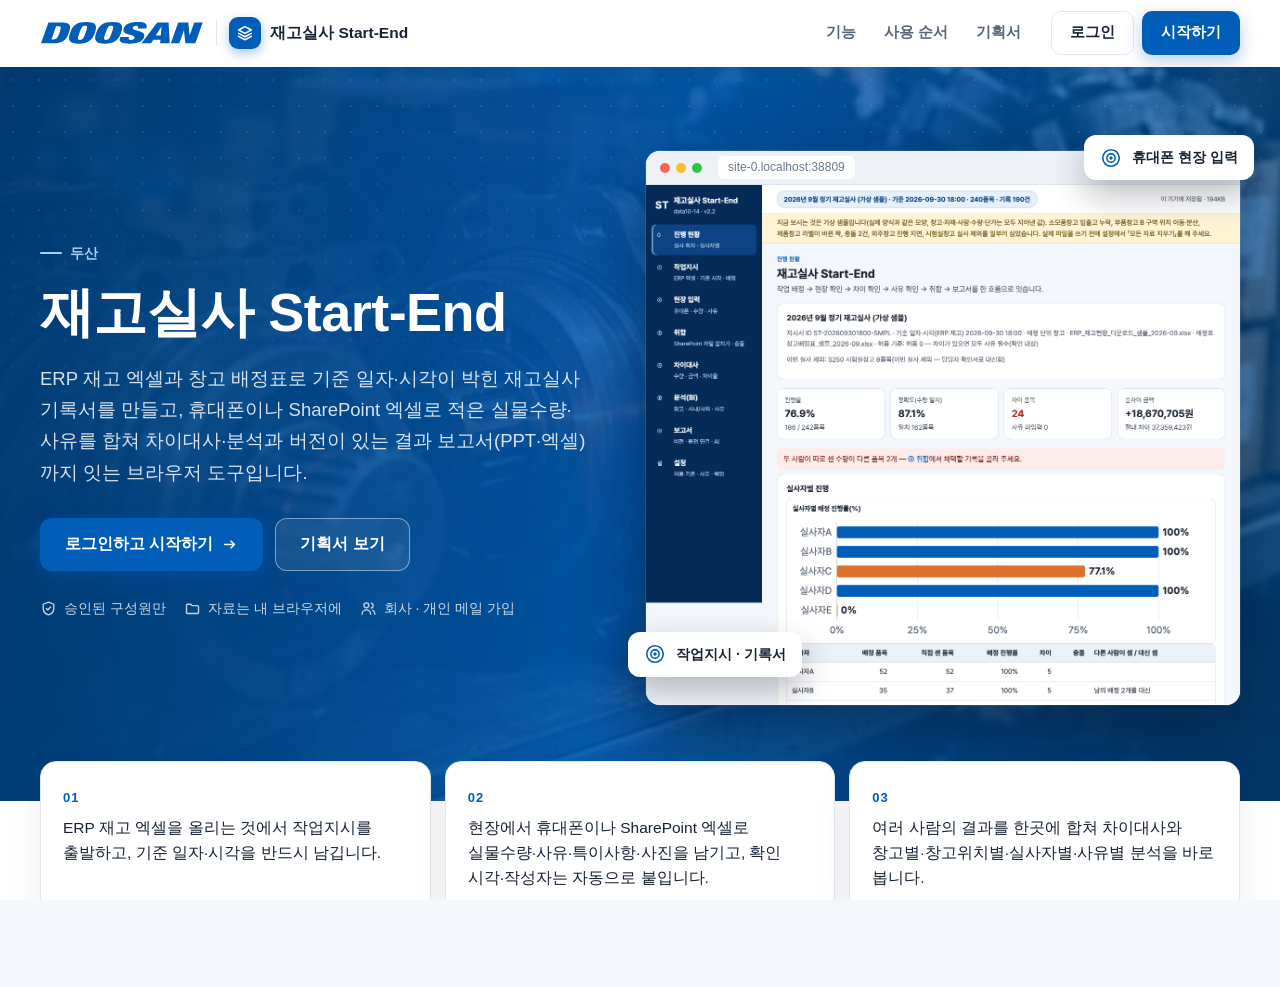
<file: index.html>
<!doctype html>
<html lang="ko">
<head>
  <meta charset="utf-8">
  <meta name="viewport" content="width=device-width, initial-scale=1">
  <title>재고실사 Start-End — v2.2</title>
  <!-- seo-kit: 공유 미리보기 · 아이콘(주소를 옮기면 아래 주소 3곳을 내 주소로) -->
  <link rel="canonical" href="https://miran.jobability.co.kr/">
  <meta property="og:type" content="website">
  <meta property="og:site_name" content="두산">
  <meta property="og:title" content="두산 · 재고실사 Start-End">
  <meta property="og:description" content="ERP 재고 엑셀과 창고 배정표로 기준 일자·시각이 박힌 재고실사 기록서를 만들고, 휴대폰이나 SharePoint 엑셀로 적은 실물수량·사유를 합쳐 차이대사·분석과 버전이 있는 결과 보고서(PPT·엑셀)까지 잇는 브라우저 도구입니다.">
  <meta property="og:url" content="https://miran.jobability.co.kr/">
  <meta property="og:image" content="https://miran.jobability.co.kr/og-image.png">
  <meta property="og:image:secure_url" content="https://miran.jobability.co.kr/og-image.png">
  <meta property="og:image:type" content="image/png">
  <meta property="og:image:width" content="1200">
  <meta property="og:image:height" content="630">
  <meta property="og:image:alt" content="두산 · 재고실사 Start-End">
  <meta property="og:locale" content="ko_KR">
  <meta name="twitter:card" content="summary_large_image">
  <meta name="twitter:title" content="두산 · 재고실사 Start-End">
  <meta name="twitter:description" content="ERP 재고 엑셀과 창고 배정표로 기준 일자·시각이 박힌 재고실사 기록서를 만들고, 휴대폰이나 SharePoint 엑셀로 적은 실물수량·사유를 합쳐 차이대사·분석과 버전이 있는 결과 보고서(PPT·엑셀)까지 잇는 브라우저 도구입니다.">
  <meta name="twitter:image" content="https://miran.jobability.co.kr/og-image.png">
  <link rel="icon" href="favicon.svg" type="image/svg+xml">
  <!-- /seo-kit -->
  <meta name="description" content="ERP 재고 엑셀과 창고 배정표로 기준 일자·시각이 박힌 재고실사 기록서(SharePoint 취합 파일)를 만들고, 휴대폰이나 엑셀로 실물수량·사유를 적고, 여러 사람의 결과를 합쳐 차이대사·창고별·사내/사외별 분석과 버전이 있는 결과 보고서를 만드는 브라우저 도구">
  <meta name="robots" content="noindex">
  <meta name="theme-color" content="#0f2544">
  <!-- fresh-guard v3 (2026-10-21) — 배포 직후에도 강력 새로고침 없이 새 화면을 보이게 한다.
       GitHub Pages 는 HTML 을 max-age=600 으로 준다. 브라우저도, GitHub 앞단 캐시(Fastly)도 그동안 옛 HTML 을 줄 수 있다
       (Cloudflare 는 HTML 을 캐시하지 않는다 — cf-cache-status: DYNAMIC 실측).
       여기서 하는 일: 지금 화면의 Last-Modified(document.lastModified)와 서버의 최신 값(HEAD)을 비교해,
       서버 쪽이 새로우면 「?_fg=<판>」을 붙인 주소로 한 번 옮겨 간다. 질의가 붙은 주소는 브라우저 캐시에도 Fastly 캐시에도
       없어 반드시 새 판이 온다(실측 x-cache: MISS). 붙은 _fg 는 새 화면이 뜨자마자 주소창에서 지운다. 같은 판으로 두 번 돌지 않는다.
       v2: 열 때만이 아니라 앱 안 메뉴 이동(pushState·hashchange·popstate) 때도 15초에 한 번까지 다시 잰다(열어 둔 탭).
       v3: location.reload() 대신 질의 붙은 주소로 — reload 가 Fastly 에 남은 옛 판을 다시 받아 멈추던 것(10-21 build-data 강의안).
       탭 전환·포커스로는 옮기지 않는다(입력 유실). ETag 는 Cloudflare 가 지워서 쓸 수 없다. 원본: dreamit-1000/scripts/fresh-guard/guard.html -->
  <script>(function(){try{var L=location,P='_fg',h=window.history,q=L.search;if(L.protocol==='file:')return;if(/[?&]_fg=/.test(q)&&h&&h.replaceState){q=q.replace(/([?&])_fg=[^&]*&?/,'$1').replace(/[?&]$/,'');h.replaceState(h.state,'',L.pathname+q+L.hash);}var d=Date.parse(document.lastModified),u=L.pathname+L.search,k='__fresh_guard',t=0;if(!d||!window.fetch||!window.sessionStorage)return;var g=function(s,v){return s+(s.indexOf('?')<0?'?':'&')+P+'='+v;};var c=function(){var n=Date.now();if(n-t<15000)return;t=n;fetch(g(u,n),{method:'HEAD',cache:'no-store'}).then(function(r){var lm=r.headers.get('last-modified'),f=lm&&Date.parse(lm);if(!f||f<=d+1000)return;if(sessionStorage.getItem(k)===lm)return;sessionStorage.setItem(k,lm);L.replace(g(L.pathname+L.search,f)+L.hash);})['catch'](function(){});};c();var p=h&&h.pushState;if(p)h.pushState=function(){var x=p.apply(this,arguments);c();return x;};addEventListener('hashchange',c);addEventListener('popstate',c);}catch(e){}})();</script>
  <link rel="stylesheet" href="css/style.css?v=2026-11-11.8">
  <!-- auth-kit: 로그인 전에는 도구 화면을 감춘다(js/auth.js 가 판정 뒤 푼다) -->
  <script>document.documentElement.classList.add('auth-lock')</script>
  <link rel="stylesheet" href="css/auth.css?v=2026-11-11.8">
  <link rel="stylesheet" href="css/board.css?v=2026-11-11.8">
  <!-- /auth-kit -->
  <link rel="stylesheet" href="css/theme-brand.css?v=2026-11-11.8">
</head>
<body>
  <a class="skip" href="#main">본문으로 건너뛰기</a>
  <div class="shell">
    <aside class="side" aria-label="주 메뉴">
      <a class="brand" href="#/home">
        <span class="brand-mark" aria-hidden="true">ST</span>
        <span class="brand-text">
          <span class="brand-name">재고실사 Start-End</span>
          <span class="brand-sub">data10-14 · v2.2</span>
        </span>
      </a>
      <nav class="nav" id="nav"></nav>
    </aside>

    <div class="body">
      <header class="topbar">
        <a class="scope-chip" id="dataChip" href="#/home"></a>
        <span class="topbar-note" id="storeNote"></span>
      </header>
      <div id="sampleBanner" class="sample-banner" hidden></div>
      <main id="main" class="main" tabindex="-1"></main>
      <footer class="site-footer">
        v2.2 · 파일과 기록은 이 기기의 브라우저 안에서만 읽고 저장합니다(서버로 보내지 않음) · 기기끼리는 결과 파일로 합칩니다 · AI 자동 보내기는 설정한 경우에만
      </footer>
    </div>
  </div>
  <div id="printArea" class="print-area" aria-hidden="true"></div>

  <div id="toast" class="toast" role="status" aria-live="polite" hidden></div>

  <!-- 로컬 파일(file://)로 열어도 돌도록 module 이 아닌 일반 스크립트로 불러옵니다 -->
  <script src="vendor/xlsx.full.min.js?v=2026-11-11.8"></script>
  <script src="vendor/jszip.min.js?v=2026-11-11.8"></script>
  <script src="js/logic.js?v=2026-11-11.8"></script>
  <script src="js/pptx-report.js?v=2026-11-11.8"></script>
  <script src="js/sample-data.js?v=2026-11-11.8"></script>
  <script src="js/store.js?v=2026-11-11.8"></script>
  <script src="js/charts.js?v=2026-11-11.8"></script>
  <script src="js/ai-endpoint.js?v=2026-11-11.8"></script>
  <script src="js/ai-panel.js?v=2026-11-11.8"></script>
  <script src="js/app.js?v=2026-11-11.8"></script>
  <!-- auth-kit: 로그인 · 사용 신청 · 승인(정본 data10-00/kit/auth) -->
  <script src="vendor/supabase.js?v=2026-11-11.8"></script>
  <script src="js/auth-config.js?v=2026-11-11.8"></script>
  <script src="js/board.js?v=2026-11-11.8"></script>
  <script src="js/auth.js?v=2026-11-11.8"></script>
  <!-- /auth-kit -->
</body>
</html>
</file>
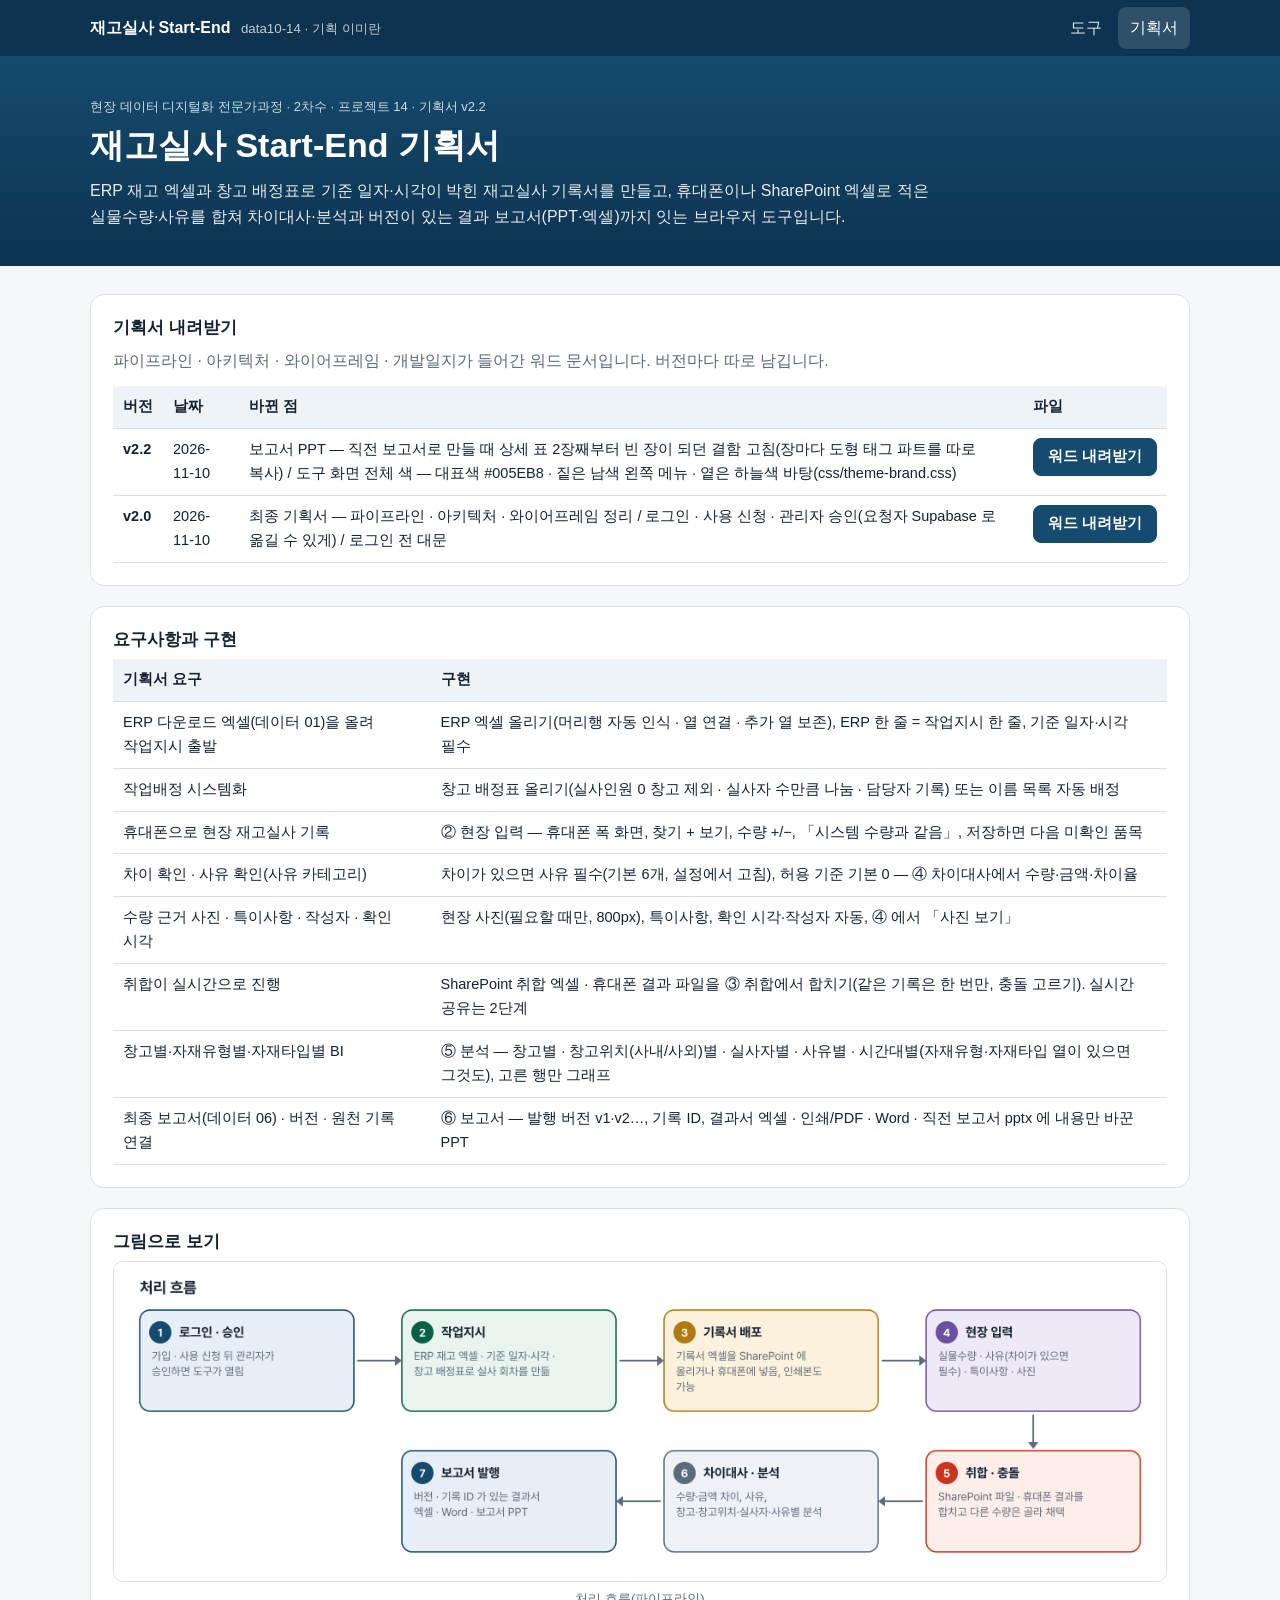
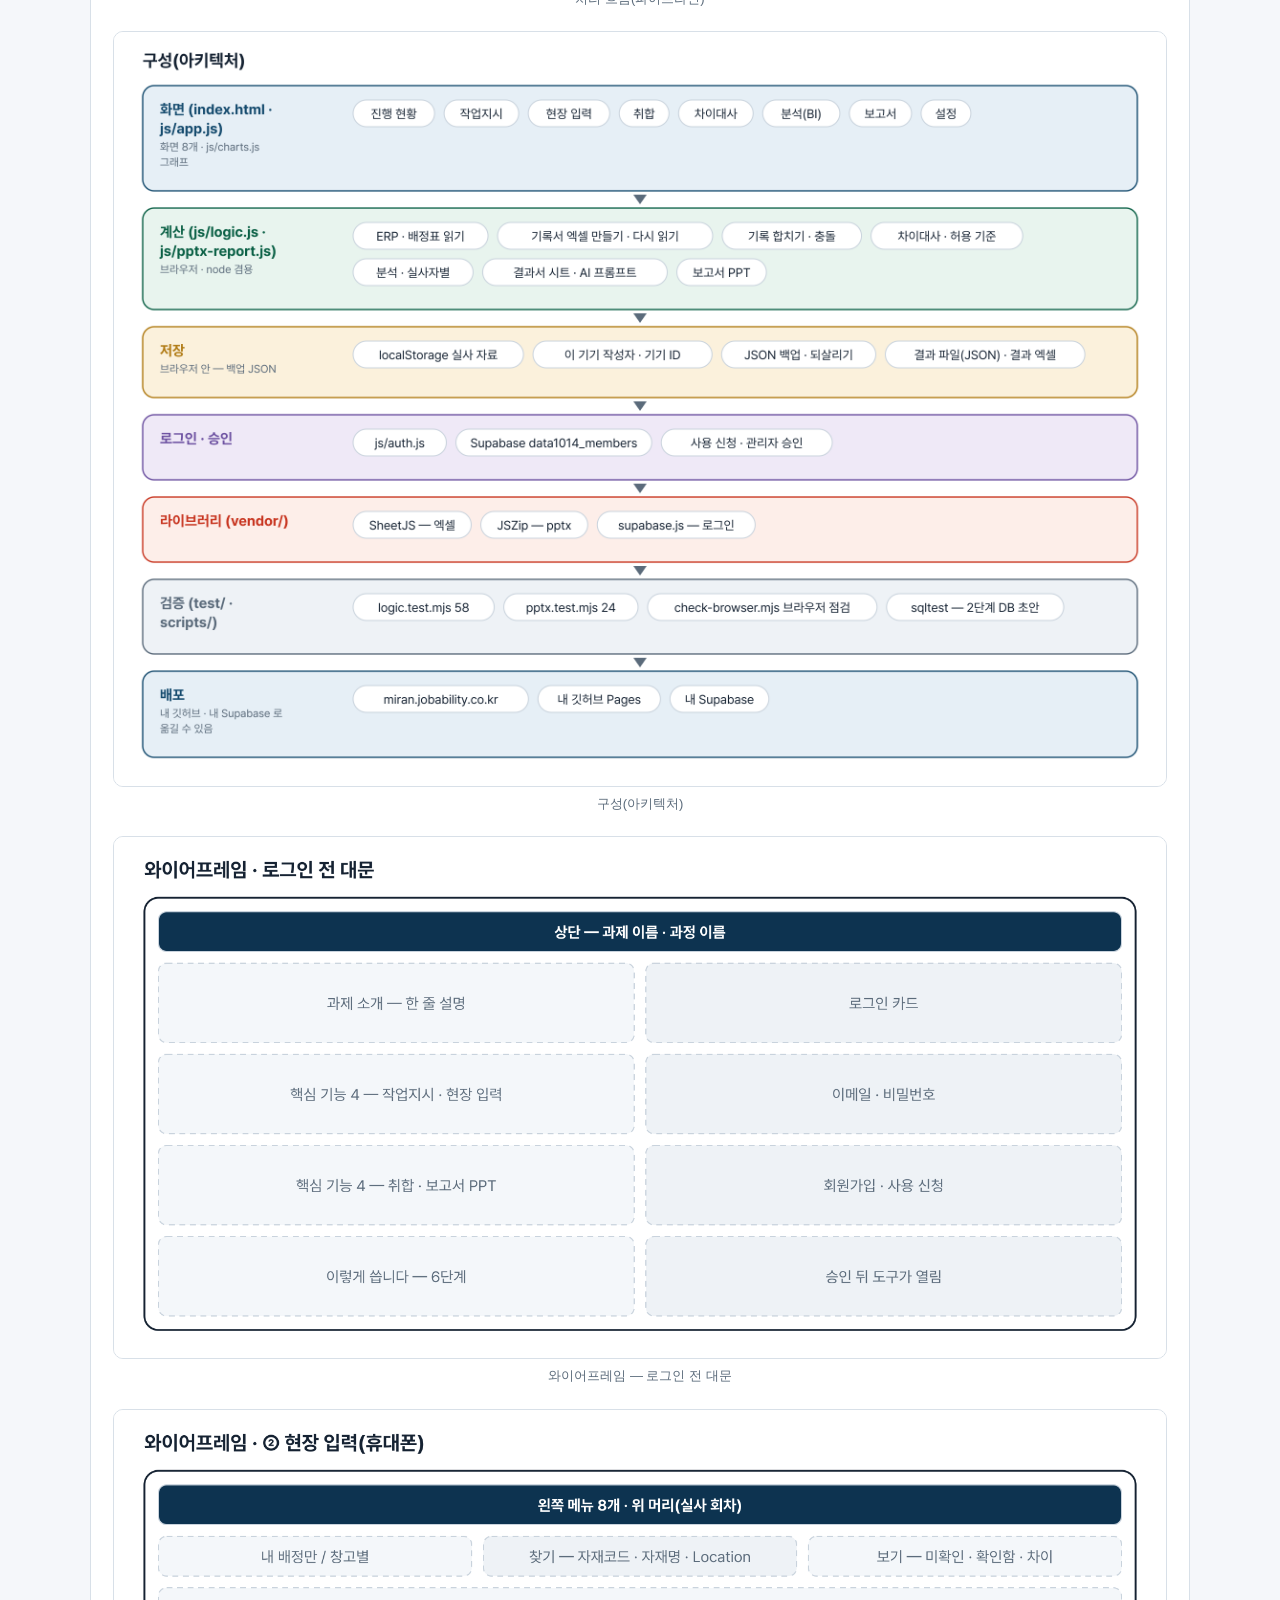
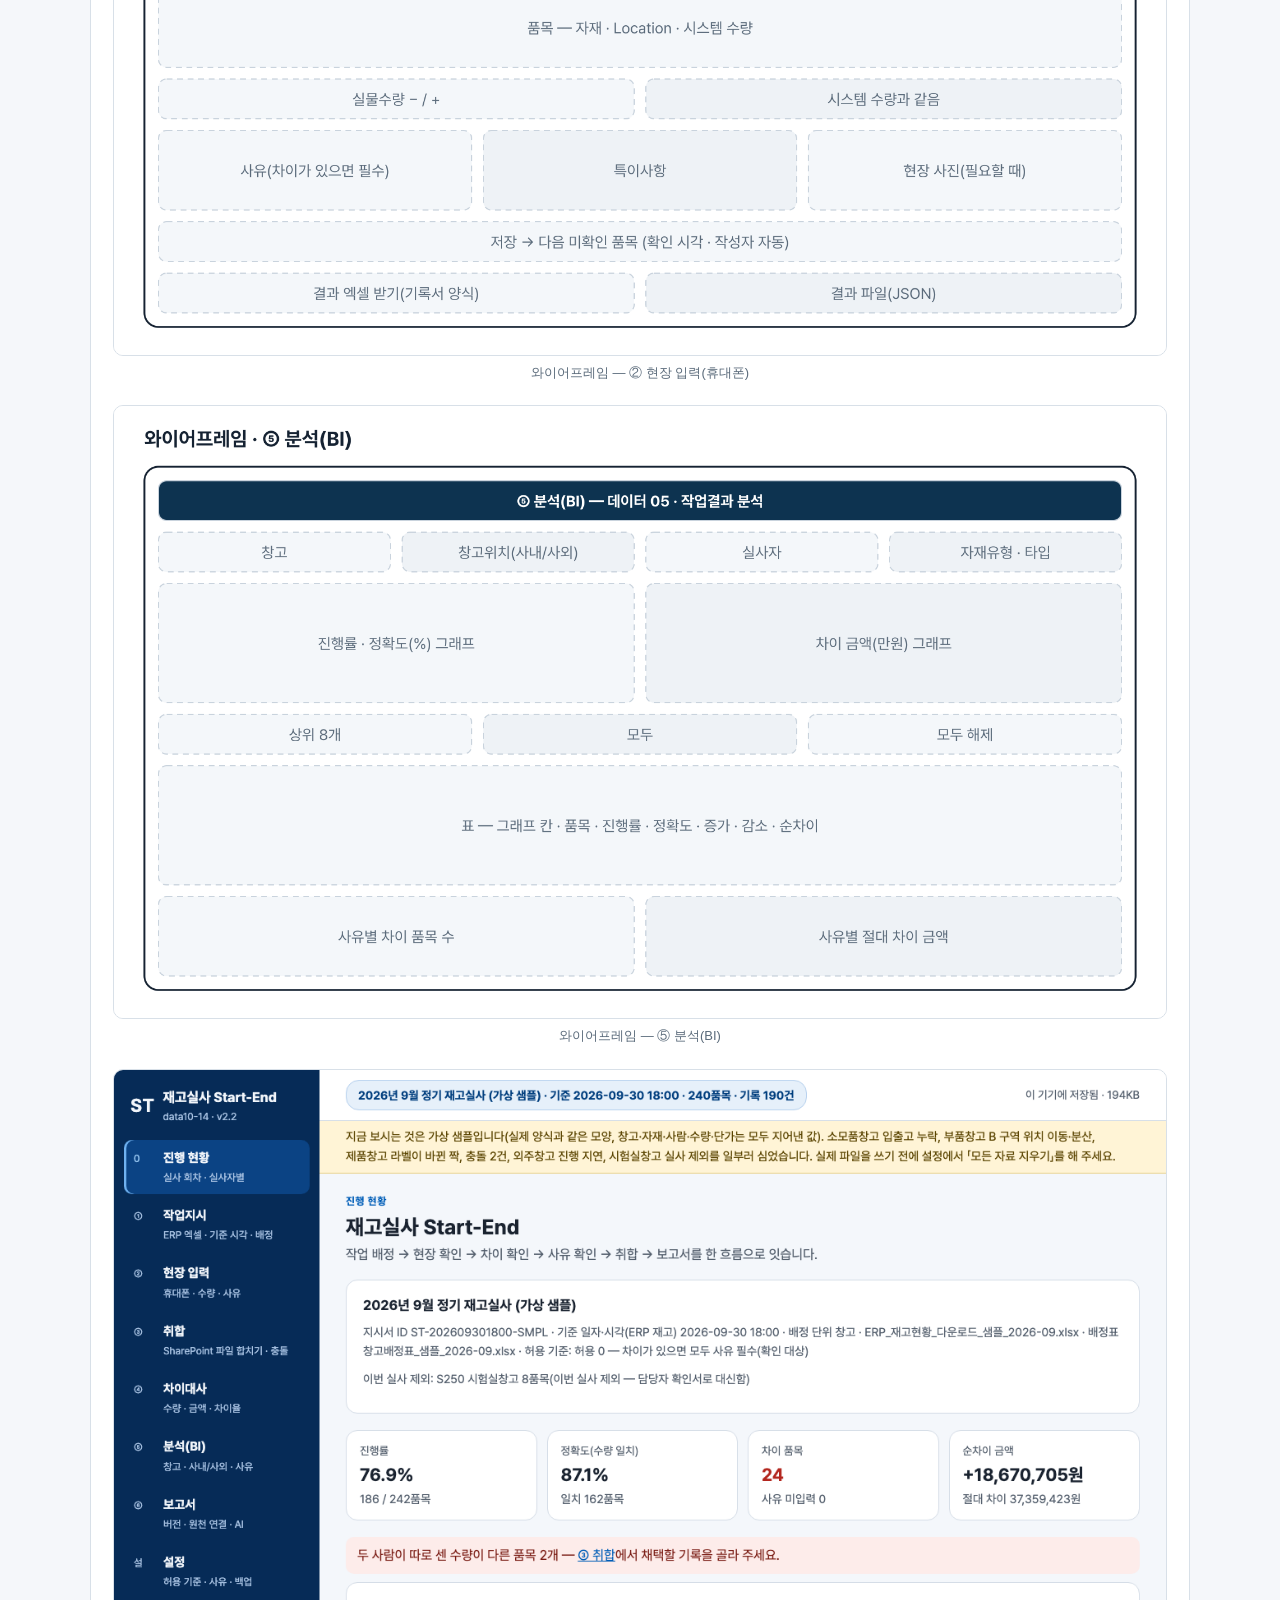
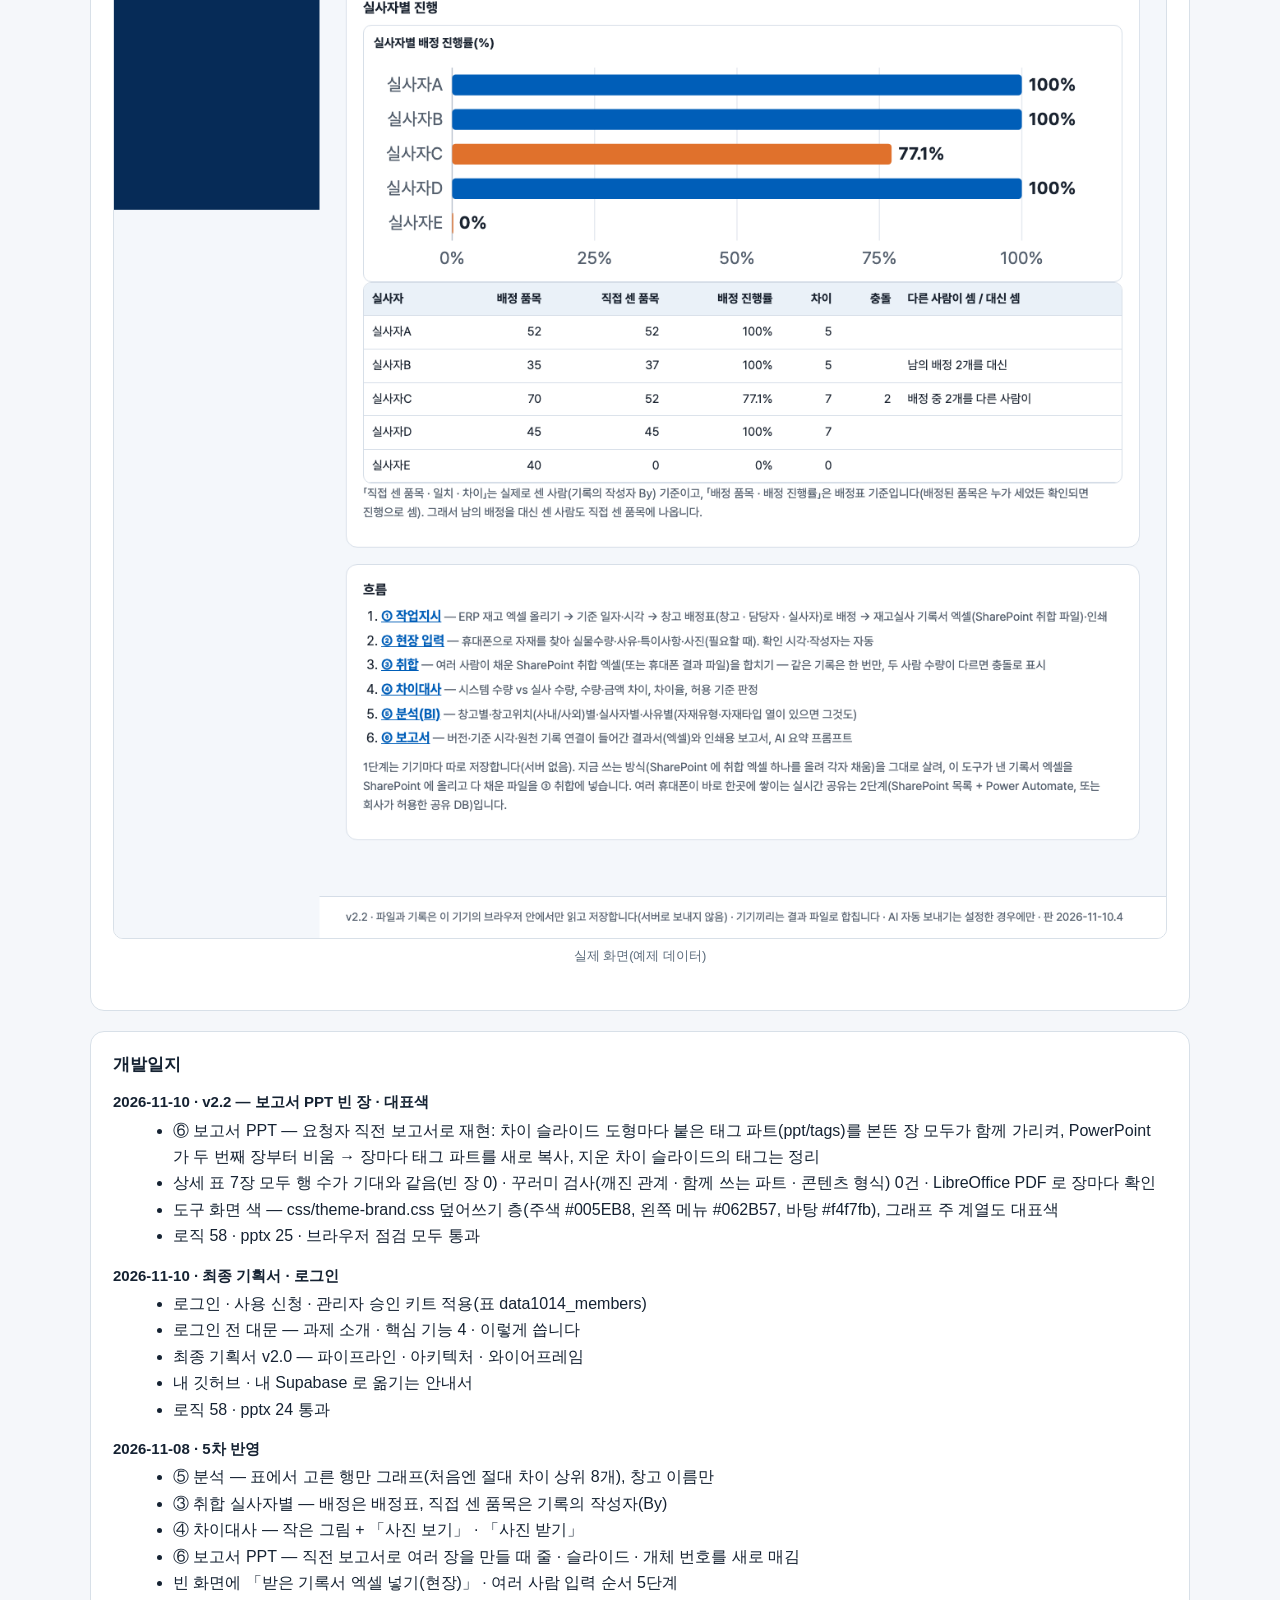
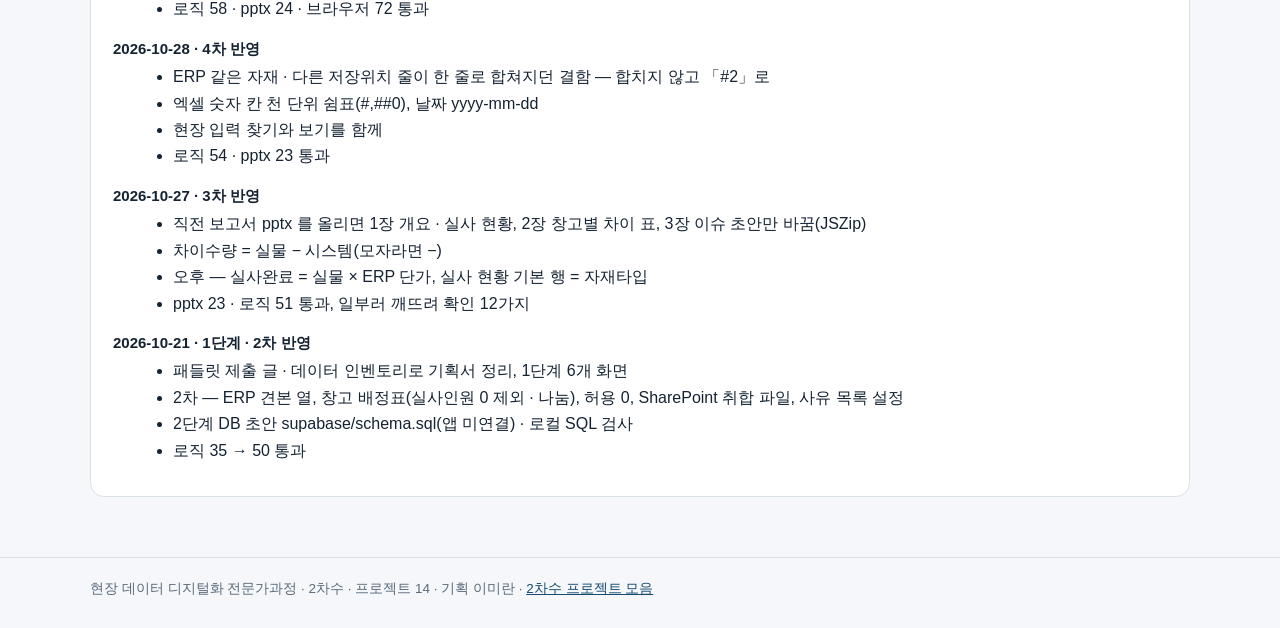
<file: plan.html>
<!DOCTYPE html>
<html lang="ko">
<head>
<meta charset="UTF-8">
<meta name="viewport" content="width=device-width, initial-scale=1.0">
<title>기획서 — 재고실사 Start-End</title>
<meta name="robots" content="index,follow">
<link rel="icon" href="favicon.svg" type="image/svg+xml">
<link rel="stylesheet" href="css/style.css">
<style>
.plan-figs figure{margin:0 0 22px;} .plan-figs img{width:100%;height:auto;border:1px solid var(--line);border-radius:10px;background:#fff;}
.plan-figs figcaption{font-size:13px;color:var(--sub);text-align:center;margin-top:6px;}
.plan td{white-space:normal;} .plan td .btn{min-height:36px;white-space:nowrap;}
h3{font-size:15px;margin:16px 0 6px;} main ul{margin:0 0 10px 20px;}
:root{--ink:#152232;--sub:#5b6b7b;--line:#d8e0e8;--brand:#154b6e;--bg:#f5f7fa;--container-pad:20px}
@media (min-width:640px){:root{--container-pad:28px}} @media (min-width:1024px){:root{--container-pad:40px}}
*{box-sizing:border-box} body{margin:0;background:var(--bg);color:var(--ink);font:16px/1.65 Pretendard,'Apple SD Gothic Neo','Malgun Gothic',sans-serif;word-break:keep-all;overflow-wrap:break-word}
a{color:var(--brand)} .wrap,.topnav-inner{max-width:calc(1100px + 2*var(--container-pad));margin:0 auto;padding:0 var(--container-pad)}
.topnav{background:#0d3350;color:#fff;position:sticky;top:0;z-index:5} .topnav-inner{display:flex;flex-wrap:wrap;align-items:center;justify-content:space-between;gap:8px;min-height:56px}
.topnav-brand{color:#fff;text-decoration:none;font-weight:700} .topnav-brand small{font-weight:400;opacity:.75;margin-left:6px}
.topnav-links{list-style:none;display:flex;gap:4px;margin:0;padding:0} .topnav-links a{color:#dbe7f0;text-decoration:none;padding:8px 12px;border-radius:8px;display:block} .topnav-links a.active,.topnav-links a:hover{background:rgba(255,255,255,.14);color:#fff}
.hero{background:linear-gradient(180deg,#154b6e,#0d3350);color:#fff;padding:40px 0 36px} .hero h1{margin:6px 0 10px;font-size:clamp(24px,3.4vw,34px);color:#fff} .hero p{margin:0;opacity:.9;max-width:860px} .eyebrow{font-size:13px;opacity:.8}
main{padding:28px 0 40px} .card{background:#fff;border:1px solid var(--line);border-radius:14px;padding:22px;margin:0 0 20px} .sub{color:var(--sub)}
.tablewrap{overflow-x:auto} table{border-collapse:collapse;width:100%;font-size:14.5px} th,td{border-bottom:1px solid var(--line);padding:9px 10px;text-align:left;vertical-align:top} th{background:#eef3f7;white-space:nowrap}
.btn{display:inline-flex;align-items:center;justify-content:center;padding:6px 14px;border-radius:8px;border:1px solid var(--brand);text-decoration:none;font-weight:600} .btn.primary{background:var(--brand);color:#fff}
footer{border-top:1px solid var(--line);padding:20px 0 28px;color:var(--sub);font-size:13.5px}
</style>
</head>
<body>
<nav class="topnav" aria-label="주요 메뉴">
  <div class="topnav-inner">
    <a class="topnav-brand" href="index.html">재고실사 Start-End <small>data10-14 · 기획 이미란</small></a>
    <ul class="topnav-links">
      <li><a href="index.html">도구</a></li>
      <li><a href="plan.html" class="active" aria-current="page">기획서</a></li>
    </ul>
  </div>
</nav>
<header class="hero"><div class="wrap">
  <div class="eyebrow">현장 데이터 디지털화 전문가과정 · 2차수 · 프로젝트 14 · 기획서 v2.2</div>
  <h1>재고실사 Start-End 기획서</h1>
  <p>ERP 재고 엑셀과 창고 배정표로 기준 일자·시각이 박힌 재고실사 기록서를 만들고, 휴대폰이나 SharePoint 엑셀로 적은 실물수량·사유를 합쳐 차이대사·분석과 버전이 있는 결과 보고서(PPT·엑셀)까지 잇는 브라우저 도구입니다.</p>
</div></header>
<main><div class="wrap">
<div class="card">
  <h2 style="margin-top:0">기획서 내려받기</h2>
  <p class="sub">파이프라인 · 아키텍처 · 와이어프레임 · 개발일지가 들어간 워드 문서입니다. 버전마다 따로 남깁니다.</p>
  <div class="tablewrap plan"><table><thead><tr><th>버전</th><th>날짜</th><th>바뀐 점</th><th>파일</th></tr></thead><tbody><tr><td><b>v2.2</b></td><td>2026-11-10</td><td>보고서 PPT — 직전 보고서로 만들 때 상세 표 2장째부터 빈 장이 되던 결함 고침(장마다 도형 태그 파트를 따로 복사) / 도구 화면 전체 색 — 대표색 #005EB8 · 짙은 남색 왼쪽 메뉴 · 옅은 하늘색 바탕(css/theme-brand.css)</td><td><a class="btn primary" href="docs/기획서/data10-14_이미란_재고실사Start-End_기획서_v2.2.docx" download>워드 내려받기</a></td></tr><tr><td><b>v2.0</b></td><td>2026-11-10</td><td>최종 기획서 — 파이프라인 · 아키텍처 · 와이어프레임 정리 / 로그인 · 사용 신청 · 관리자 승인(요청자 Supabase 로 옮길 수 있게) / 로그인 전 대문</td><td><a class="btn primary" href="docs/기획서/data10-14_이미란_재고실사Start-End_기획서_v2.0.docx" download>워드 내려받기</a></td></tr></tbody></table></div>
</div>
<div class="card plan">
  <h2 style="margin-top:0">요구사항과 구현</h2>
  <div class="tablewrap"><table><thead><tr><th>기획서 요구</th><th>구현</th></tr></thead><tbody><tr><td>ERP 다운로드 엑셀(데이터 01)을 올려 작업지시 출발</td><td>ERP 엑셀 올리기(머리행 자동 인식 · 열 연결 · 추가 열 보존), ERP 한 줄 = 작업지시 한 줄, 기준 일자·시각 필수</td></tr><tr><td>작업배정 시스템화</td><td>창고 배정표 올리기(실사인원 0 창고 제외 · 실사자 수만큼 나눔 · 담당자 기록) 또는 이름 목록 자동 배정</td></tr><tr><td>휴대폰으로 현장 재고실사 기록</td><td>② 현장 입력 — 휴대폰 폭 화면, 찾기 + 보기, 수량 +/−, 「시스템 수량과 같음」, 저장하면 다음 미확인 품목</td></tr><tr><td>차이 확인 · 사유 확인(사유 카테고리)</td><td>차이가 있으면 사유 필수(기본 6개, 설정에서 고침), 허용 기준 기본 0 — ④ 차이대사에서 수량·금액·차이율</td></tr><tr><td>수량 근거 사진 · 특이사항 · 작성자 · 확인 시각</td><td>현장 사진(필요할 때만, 800px), 특이사항, 확인 시각·작성자 자동, ④ 에서 「사진 보기」</td></tr><tr><td>취합이 실시간으로 진행</td><td>SharePoint 취합 엑셀 · 휴대폰 결과 파일을 ③ 취합에서 합치기(같은 기록은 한 번만, 충돌 고르기). 실시간 공유는 2단계</td></tr><tr><td>창고별·자재유형별·자재타입별 BI</td><td>⑤ 분석 — 창고별 · 창고위치(사내/사외)별 · 실사자별 · 사유별 · 시간대별(자재유형·자재타입 열이 있으면 그것도), 고른 행만 그래프</td></tr><tr><td>최종 보고서(데이터 06) · 버전 · 원천 기록 연결</td><td>⑥ 보고서 — 발행 버전 v1·v2…, 기록 ID, 결과서 엑셀 · 인쇄/PDF · Word · 직전 보고서 pptx 에 내용만 바꾼 PPT</td></tr></tbody></table></div>
</div>
<div class="card plan-figs"><h2 style="margin-top:0">그림으로 보기</h2><figure><img src="docs/img/pipeline.png" alt="처리 흐름(파이프라인)" loading="lazy"><figcaption>처리 흐름(파이프라인)</figcaption></figure><figure><img src="docs/img/architecture.png" alt="구성(아키텍처)" loading="lazy"><figcaption>구성(아키텍처)</figcaption></figure><figure><img src="docs/img/wireframe-1.png" alt="와이어프레임 — 로그인 전 대문" loading="lazy"><figcaption>와이어프레임 — 로그인 전 대문</figcaption></figure><figure><img src="docs/img/wireframe-2.png" alt="와이어프레임 — ② 현장 입력(휴대폰)" loading="lazy"><figcaption>와이어프레임 — ② 현장 입력(휴대폰)</figcaption></figure><figure><img src="docs/img/wireframe-3.png" alt="와이어프레임 — ⑤ 분석(BI)" loading="lazy"><figcaption>와이어프레임 — ⑤ 분석(BI)</figcaption></figure><figure><img src="docs/img/screen.png" alt="실제 화면(예제 데이터)" loading="lazy"><figcaption>실제 화면(예제 데이터)</figcaption></figure></div>
<div class="card"><h2 style="margin-top:0">개발일지</h2><h3>2026-11-10 · v2.2 — 보고서 PPT 빈 장 · 대표색</h3><ul><li>⑥ 보고서 PPT — 요청자 직전 보고서로 재현: 차이 슬라이드 도형마다 붙은 태그 파트(ppt/tags)를 본뜬 장 모두가 함께 가리켜, PowerPoint 가 두 번째 장부터 비움 → 장마다 태그 파트를 새로 복사, 지운 차이 슬라이드의 태그는 정리</li><li>상세 표 7장 모두 행 수가 기대와 같음(빈 장 0) · 꾸러미 검사(깨진 관계 · 함께 쓰는 파트 · 콘텐츠 형식) 0건 · LibreOffice PDF 로 장마다 확인</li><li>도구 화면 색 — css/theme-brand.css 덮어쓰기 층(주색 #005EB8, 왼쪽 메뉴 #062B57, 바탕 #f4f7fb), 그래프 주 계열도 대표색</li><li>로직 58 · pptx 25 · 브라우저 점검 모두 통과</li></ul><h3>2026-11-10 · 최종 기획서 · 로그인</h3><ul><li>로그인 · 사용 신청 · 관리자 승인 키트 적용(표 data1014_members)</li><li>로그인 전 대문 — 과제 소개 · 핵심 기능 4 · 이렇게 씁니다</li><li>최종 기획서 v2.0 — 파이프라인 · 아키텍처 · 와이어프레임</li><li>내 깃허브 · 내 Supabase 로 옮기는 안내서</li><li>로직 58 · pptx 24 통과</li></ul><h3>2026-11-08 · 5차 반영</h3><ul><li>⑤ 분석 — 표에서 고른 행만 그래프(처음엔 절대 차이 상위 8개), 창고 이름만</li><li>③ 취합 실사자별 — 배정은 배정표, 직접 센 품목은 기록의 작성자(By)</li><li>④ 차이대사 — 작은 그림 + 「사진 보기」 · 「사진 받기」</li><li>⑥ 보고서 PPT — 직전 보고서로 여러 장을 만들 때 줄 · 슬라이드 · 개체 번호를 새로 매김</li><li>빈 화면에 「받은 기록서 엑셀 넣기(현장)」 · 여러 사람 입력 순서 5단계</li><li>로직 58 · pptx 24 · 브라우저 72 통과</li></ul><h3>2026-10-28 · 4차 반영</h3><ul><li>ERP 같은 자재 · 다른 저장위치 줄이 한 줄로 합쳐지던 결함 — 합치지 않고 「#2」로</li><li>엑셀 숫자 칸 천 단위 쉼표(#,##0), 날짜 yyyy-mm-dd</li><li>현장 입력 찾기와 보기를 함께</li><li>로직 54 · pptx 23 통과</li></ul><h3>2026-10-27 · 3차 반영</h3><ul><li>직전 보고서 pptx 를 올리면 1장 개요 · 실사 현황, 2장 창고별 차이 표, 3장 이슈 초안만 바꿈(JSZip)</li><li>차이수량 = 실물 − 시스템(모자라면 −)</li><li>오후 — 실사완료 = 실물 × ERP 단가, 실사 현황 기본 행 = 자재타입</li><li>pptx 23 · 로직 51 통과, 일부러 깨뜨려 확인 12가지</li></ul><h3>2026-10-21 · 1단계 · 2차 반영</h3><ul><li>패들릿 제출 글 · 데이터 인벤토리로 기획서 정리, 1단계 6개 화면</li><li>2차 — ERP 견본 열, 창고 배정표(실사인원 0 제외 · 나눔), 허용 0, SharePoint 취합 파일, 사유 목록 설정</li><li>2단계 DB 초안 supabase/schema.sql(앱 미연결) · 로컬 SQL 검사</li><li>로직 35 → 50 통과</li></ul></div>
</div></main>
<footer><div class="wrap">현장 데이터 디지털화 전문가과정 · 2차수 · 프로젝트 14 · 기획 이미란 · <a href="https://data10-00.jobability.co.kr/">2차수 프로젝트 모음</a></div></footer>
</body>
</html>
</file>
<file: css/style.css>
/* 재고실사 Start-End — 1단계 화면 스타일 (data10-11 의 것을 옮기고 휴대폰 입력 부품을 더함)
   뼈대(짙은 남색 사이드바 + 밝은 본문)와 부품은 data09-25 에서 가져왔습니다.
   360px 까지 반응형, 좁은 화면에서는 사이드바가 위쪽 메뉴로 바뀝니다. 그래프 색은 --series-* 변수. */
:root {
  --container-pad: 16px;
  --bg: #f3f6fa;
  --surface: #ffffff;
  --text: #16202c;
  --muted: #56616f;
  --line: #d6dde6;
  --primary: #2f73d9;
  --primary-dark: #215cb4;
  --primary-soft: #e8f0fc;
  --on-primary: #ffffff;
  --side: #0f2544;
  --side-2: #183a66;
  --on-side: #e7eef8;
  --on-side-muted: #9fb2cc;
  --danger: #b3261e;
  --warn-bg: #fff4d6;
  --ok: #1b6e3a;
  --fact: #1b6e3a;
  --obs: #8a4b00;
  --radius: 10px;
  --series-1: #2a78d6;    /* 진행률·증가 */
  --series-2: #eb6834;    /* 목표 초과·몰린 조건 */
  --series-3: #1baf7a;    /* 목표선 */
  --series-plan: #9aa7b8; /* 작업수량·표본 적음(중립 회색) */
  --caution-bg: #fff4d6;
  --caution: #6b4d00;
}
@media (min-width: 640px) { :root { --container-pad: 24px; } }
@media (min-width: 1024px) { :root { --container-pad: 32px; } }

*, *::before, *::after { box-sizing: border-box; }
html { -webkit-text-size-adjust: 100%; }
body {
  margin: 0;
  background: var(--bg);
  color: var(--text);
  font-family: "Pretendard", "Apple SD Gothic Neo", "Malgun Gothic", "Noto Sans KR", system-ui, sans-serif;
  font-size: 16px;
  line-height: 1.6;
  word-break: keep-all;
  overflow-wrap: break-word;
}
button, input, select, textarea { font: inherit; color: inherit; }
input[type="file"] { max-width: 100%; }
img { max-width: 100%; display: block; }
h1, h2, h3 { line-height: 1.3; margin: 0 0 .5em; }
h1 { font-size: 1.6rem; }
h2 { font-size: 1.2rem; }
h3 { font-size: 1.05rem; }
p { margin: 0 0 .75em; }
a { color: var(--primary); }
.sr { position: absolute; width: 1px; height: 1px; overflow: hidden; clip: rect(0 0 0 0); white-space: nowrap; }
.skip { position: absolute; left: -999px; }
.skip:focus { left: 8px; top: 8px; background: #fff; padding: 8px; z-index: 50; }
[hidden] { display: none !important; }

/* ── 뼈대: 사이드바 + 본문 ─────────────────── */
.shell { display: grid; grid-template-columns: 250px minmax(0, 1fr); min-height: 100vh; }
.side { background: var(--side); color: var(--on-side); padding: 20px 12px; position: sticky; top: 0; height: 100vh; overflow-y: auto; }
.brand { display: flex; align-items: center; gap: 10px; text-decoration: none; color: var(--on-side); padding: 0 8px 18px; }
.brand-mark { font-weight: 800; font-size: 1.4rem; letter-spacing: .02em; }
.brand-text { display: flex; flex-direction: column; min-width: 0; }
.brand-name { font-weight: 800; font-size: 1.05rem; }
.brand-sub { font-size: .78rem; color: var(--on-side-muted); }
.nav { display: flex; flex-direction: column; gap: 4px; }
.nav a {
  display: grid; grid-template-columns: 28px minmax(0, 1fr); gap: 2px 8px; align-items: baseline;
  padding: 10px 12px; border-radius: var(--radius); color: var(--on-side); text-decoration: none;
}
.nav a .no { font-size: .78rem; color: var(--on-side-muted); }
.nav a .t { font-weight: 700; font-size: .95rem; }
.nav a .s { grid-column: 2; font-size: .78rem; color: var(--on-side-muted); }
.nav a:hover { background: rgba(255, 255, 255, .06); }
.nav a[aria-current="page"] { background: var(--side-2); }
.nav a[aria-current="page"] .no { color: #7fb0ff; }

.body { min-width: 0; display: flex; flex-direction: column; }
.topbar {
  display: flex; flex-wrap: wrap; align-items: center; gap: 8px 16px;
  padding: 12px var(--container-pad); background: var(--surface); border-bottom: 1px solid var(--line);
  position: sticky; top: 0; z-index: 10;
}
.scope-chip {
  display: inline-flex; flex-wrap: wrap; gap: 2px 8px; align-items: center; min-width: 0; max-width: 100%;
  padding: 6px 14px; border-radius: 16px; background: var(--primary-soft); border: 1px solid #c3d6f3;
  color: #17427e; font-weight: 700; font-size: .9rem; text-decoration: none;
}
.scope-chip .dim { font-weight: 500; color: var(--muted); }
.topbar-note { margin-left: auto; font-size: .85rem; color: var(--muted); }
.sample-banner { background: var(--warn-bg); border-bottom: 1px solid #e8cf85; color: #5a4400; font-size: .92rem; padding: 8px var(--container-pad); }
.main { padding: 24px var(--container-pad) 48px; width: 100%; max-width: calc(1280px + 2 * var(--container-pad)); }
.main:focus { outline: none; }
.site-footer { margin-top: auto; border-top: 1px solid var(--line); background: var(--surface); color: var(--muted); font-size: .85rem; padding: 14px var(--container-pad); }

@media (max-width: 1023px) {
  .shell { grid-template-columns: minmax(0, 1fr); }
  .side { position: static; height: auto; padding: 12px var(--container-pad); }
  .brand { padding: 0 0 10px; }
  .nav { flex-direction: row; flex-wrap: wrap; gap: 4px; }
  .nav a { display: inline-flex; gap: 6px; padding: 6px 10px; }
  .nav a .s { display: none; }
  .topbar { position: static; }
}

/* ── 공통 부품 ─────────────────────────── */
.stage { font-size: .8rem; font-weight: 800; color: var(--primary); letter-spacing: .04em; margin-bottom: 4px; }
.page-head { display: flex; flex-wrap: wrap; align-items: flex-end; gap: 8px 16px; margin-bottom: 18px; }
.page-head .titles { margin-right: auto; min-width: 0; }
.page-head h1 { margin: 0; }
.page-head .lead { color: var(--muted); margin: 4px 0 0; }
.card { background: var(--surface); border: 1px solid var(--line); border-radius: 14px; padding: 20px; margin-bottom: 20px; min-width: 0; }
.card > h2 { font-size: 1.05rem; }
.note { color: var(--muted); font-size: .9rem; }
.grid-2 { display: grid; grid-template-columns: repeat(2, minmax(0, 1fr)); gap: 20px; }
@media (max-width: 900px) { .grid-2 { grid-template-columns: minmax(0, 1fr); } }

.btn {
  display: inline-flex; align-items: center; justify-content: center; gap: 8px;
  min-height: 44px; padding: 8px 16px; border-radius: var(--radius);
  border: 1px solid var(--line); background: var(--surface); cursor: pointer; font-weight: 700; text-decoration: none; color: var(--text);
}
.btn:hover { border-color: var(--primary); }
.btn:disabled { opacity: .5; cursor: not-allowed; }
.btn-primary { background: var(--primary); color: var(--on-primary); border-color: var(--primary); }
.btn-primary:hover { background: var(--primary-dark); }
.btn-danger { color: var(--danger); border-color: var(--danger); }
.btn-sm { min-height: 36px; padding: 4px 12px; font-size: .9rem; }
.btn-big { min-height: 52px; font-size: 1.05rem; padding: 12px 28px; }
.btn-row { display: flex; flex-wrap: wrap; gap: 8px; }

/* 양식 */
.form-grid { display: grid; grid-template-columns: repeat(3, minmax(0, 1fr)); gap: 14px 18px; }
.form-grid .span-all { grid-column: 1 / -1; }
@media (max-width: 1100px) { .form-grid { grid-template-columns: repeat(2, minmax(0, 1fr)); } }
@media (max-width: 560px) { .form-grid { grid-template-columns: minmax(0, 1fr); } }
.field { display: flex; flex-direction: column; gap: 4px; min-width: 0; }
.field > span { font-weight: 700; font-size: .9rem; }
.field > span .req { color: var(--danger); margin-left: 4px; }
.field input, .field select, .field textarea {
  width: 100%; min-height: 44px; padding: 8px 10px; border: 1px solid var(--line); border-radius: var(--radius); background: var(--surface);
}
.field textarea { min-height: 80px; resize: vertical; }
.field .hint { font-size: .82rem; color: var(--muted); }
.field .err { color: var(--danger); font-size: .88rem; }
.field.invalid input, .field.invalid select, .field.invalid textarea { border-color: var(--danger); }
fieldset.block { border: 1px solid var(--line); border-radius: 14px; padding: 16px 18px 18px; margin: 0 0 18px; background: var(--surface); min-width: 0; }
fieldset.block legend { font-weight: 800; padding: 0 6px; }
details.block { border: 1px solid var(--line); border-radius: 14px; padding: 8px 18px; margin: 0 0 10px; background: var(--surface); min-width: 0; }
details.block[open] { padding-bottom: 16px; }
details.block > summary { font-weight: 800; overflow-wrap: anywhere; }
.view-toggle { display: inline-flex; border: 1px solid var(--line); border-radius: 10px; overflow: hidden; }
.view-toggle button { border: 0; background: var(--surface); padding: 6px 14px; font: inherit; cursor: pointer; min-height: 36px; }
.view-toggle button[aria-pressed="true"] { background: var(--primary); color: #fff; font-weight: 700; }
table.list.pivot td.label { white-space: nowrap; }
table.list.alias td:first-child { font-weight: 700; }
.kind { display: inline-block; font-size: .75rem; font-weight: 800; padding: 1px 8px; border-radius: 999px; margin-left: 6px; vertical-align: middle; }
.kind.fact { background: #e3f3e8; color: var(--fact); }
.kind.obs { background: #fdf0dc; color: var(--obs); }
.kind.meta { background: #eef1f5; color: var(--muted); }
.submit-bar { display: flex; justify-content: flex-end; gap: 8px; flex-wrap: wrap; position: sticky; bottom: 0; background: var(--bg); padding: 12px 0; }

/* 표 */
.table-wrap { overflow-x: auto; border: 1px solid var(--line); border-radius: var(--radius); background: var(--surface); }
table.list { width: 100%; border-collapse: collapse; font-size: .92rem; }
table.list th, table.list td { padding: 8px 10px; border-bottom: 1px solid var(--line); text-align: left; vertical-align: top; }
table.list th { background: #eef2f7; white-space: nowrap; }
table.list td.num, table.list th.num { text-align: right; white-space: nowrap; }
table.list td.zero { color: #a3adba; }
table.list tr.differs td { background: #fffaf0; }
table.list td.blk { color: var(--muted); font-size: .82rem; white-space: nowrap; }
.heat-1 { background: #eef4fd; } .heat-2 { background: #d9e7fb; } .heat-3 { background: #bcd4f7; }

/* 통계 타일 */
.tiles { display: grid; grid-template-columns: repeat(4, minmax(0, 1fr)); gap: 12px; margin-bottom: 20px; }
@media (max-width: 900px) { .tiles { grid-template-columns: repeat(2, minmax(0, 1fr)); } }
.tile { background: var(--surface); border: 1px solid var(--line); border-radius: 14px; padding: 14px 16px; min-width: 0; }
.tile .k { font-size: .85rem; color: var(--muted); }
.tile .v { font-size: 1.6rem; font-weight: 800; }

/* 가져오기 */
.map-grid { display: grid; grid-template-columns: repeat(auto-fill, minmax(260px, 1fr)); gap: 10px 16px; }
.map-row { display: flex; flex-direction: column; gap: 4px; min-width: 0; border: 1px solid var(--line); border-radius: 10px; padding: 8px 10px; background: #fafbfd; }
.map-row .col { font-weight: 800; }
.map-row .ex { font-size: .8rem; color: var(--muted); overflow: hidden; text-overflow: ellipsis; white-space: nowrap; }
.map-row select { min-height: 38px; border: 1px solid var(--line); border-radius: 8px; padding: 4px 8px; background: #fff; width: 100%; }

.alert { padding: 10px 14px; border-radius: var(--radius); margin: 10px 0; }
.alert.warn { background: #fdecea; color: #7a1c14; }
.alert.info { background: #eaf1fa; color: #123a66; }
.empty { text-align: center; padding: 40px 16px; color: var(--muted); }

/* 대화상자·알림 */
.dialog { border: none; border-radius: 12px; padding: 0; width: min(640px, calc(100vw - 32px)); max-height: calc(100vh - 32px); }
.dialog::backdrop { background: rgba(0, 0, 0, .45); }
.dialog-body { padding: 20px; }
.dialog-actions { display: flex; justify-content: flex-end; gap: 8px; margin-top: 16px; flex-wrap: wrap; }
.toast { position: fixed; left: 50%; bottom: 24px; transform: translateX(-50%); background: #1b2430; color: #fff; padding: 12px 18px; border-radius: var(--radius); z-index: 100; max-width: calc(100vw - 32px); }
.toast.error { background: var(--danger); }


/* ── data09-25 에서 이어 온 부품 ─────────── */
.filters { display: grid; grid-template-columns: repeat(auto-fit, minmax(min(100%, 200px), 1fr)); gap: 12px 16px; align-items: end; }
.filters .span-all { grid-column: 1 / -1; margin: 0; }
h2.sec { font-size: 1.15rem; margin: 4px 0 12px; }
.tile .v { font-size: 1.35rem; }
.map-row.missing { border-color: var(--danger); background: #fdf3f2; }
.map-row .req { color: var(--danger); font-size: .78rem; }
details > summary { cursor: pointer; font-weight: 700; padding: 6px 0; min-height: 32px; }
details.warn-list ul { max-height: 240px; overflow: auto; font-size: .88rem; }
details.card.rules > summary { font-weight: 700; }
.charts { display: grid; grid-template-columns: repeat(2, minmax(0, 1fr)); gap: 16px; margin-bottom: 16px; }
@media (max-width: 900px) { .charts { grid-template-columns: minmax(0, 1fr); } }
.fig { margin: 0; border: 1px solid var(--line); border-radius: var(--radius); padding: 10px 12px; min-width: 0; background: var(--surface); }
.fig figcaption { font-weight: 800; font-size: .92rem; }
svg.chart { width: 100%; height: auto; display: block; }
svg.chart .grid { stroke: #e6eaf0; stroke-width: 1; }
svg.chart .axis { stroke: #b9c2ce; stroke-width: 1; }
svg.chart .tick { fill: var(--muted); font-size: 12px; }
svg.chart .ln { fill: none; stroke-width: 2; stroke-linejoin: round; }
svg.chart .dot { stroke: var(--surface); stroke-width: 2; }
.legend { display: flex; flex-wrap: wrap; gap: 4px 14px; font-size: .82rem; color: var(--muted); min-height: 4px; }
.legend .lg { display: inline-flex; align-items: center; gap: 6px; }
.legend i { width: 12px; height: 12px; border-radius: 3px; display: inline-block; }
table.list tr.sum td { background: #eef2f7; font-weight: 700; }
table.list tr.total td { background: #dfe7f2; }
table.list td.indent { padding-left: 22px; }
table.list.weekly td:last-child { min-width: 220px; }
table.list.items input[type="text"], table.list.items input:not([type]) { width: 100%; min-height: 36px; padding: 4px 6px; border: 1px solid var(--line); border-radius: 8px; }
table.list tr.excluded td { color: #8b95a3; }
.an-list { display: grid; gap: 10px; }
.an { border: 1px solid var(--line); border-left-width: 5px; border-radius: var(--radius); padding: 10px 14px; min-width: 0; }
.an.lv-bad { border-left-color: var(--danger); }
.an.lv-warn { border-left-color: #c98500; }
.an-top { display: flex; flex-wrap: wrap; align-items: center; gap: 4px 8px; }
.an-ev { margin: 6px 0 4px; font-weight: 600; }
.an .note { margin: 2px 0; }
.tag.caution { background: var(--caution-bg); color: var(--caution); }
.drop { display: flex; flex-wrap: wrap; align-items: center; gap: 10px 16px; padding: 22px; border: 2px dashed var(--line); border-radius: 14px; background: #fafbfd; margin-bottom: 12px; }
.drop.over { border-color: var(--primary); background: var(--primary-soft); }
.btn { position: relative; }
.btn input[type="file"] { position: absolute; width: 1px; height: 1px; overflow: hidden; clip: rect(0 0 0 0); }
.steps { margin: 8px 0 12px; padding-left: 22px; }
.mono { font-family: ui-monospace, Menlo, Consolas, monospace; font-size: .85rem; }
textarea { width: 100%; min-height: 120px; padding: 8px 10px; border: 1px solid var(--line); border-radius: var(--radius); background: var(--surface); resize: vertical; }
.paper { padding: 28px; }
.rp h1 { font-size: 1.4rem; }
.rp h2 { font-size: 1.1rem; margin-top: 18px; }
.rp .pre { white-space: pre-line; background: #fafbfd; border: 1px solid var(--line); border-radius: var(--radius); padding: 12px 14px; }
.ai-send { display: inline-flex; align-items: center; flex-wrap: wrap; gap: 4px; }
@media (max-width: 700px) { .paper { padding: 16px; } }

@media print {
  .side, .topbar, .site-footer, .sample-banner, .no-print, .toast, .filters { display: none !important; }
  .shell { display: block; }
  body { background: #fff; font-size: 10.5pt; }
  .main { padding: 0; max-width: none; }
  .card { border: none; padding: 0; }
  .table-wrap { overflow: visible; border: none; }
  table.list th, table.list td { padding: 3px 5px; }
}
.mask-box { border: 1px solid var(--line); border-radius: 12px; padding: 10px 14px; margin: 0 0 12px; background: #fafbfd; }
.mask-box .opt { margin: 0; }

/* ── data10-11 추가 ─────────────────────── */
.opt { position: relative; display: flex; gap: 10px; align-items: flex-start; padding: 10px 12px; border: 1px solid var(--line); border-radius: var(--radius); background: var(--surface); cursor: pointer; min-width: 0; }
.opt input { margin-top: 4px; flex: none; width: 18px; height: 18px; accent-color: var(--primary); }
.opt .t { font-weight: 700; display: block; }
.opt .s { font-size: .82rem; color: var(--muted); display: block; }
.tag { display: inline-block; font-size: .75rem; font-weight: 800; padding: 1px 8px; border-radius: 999px; background: #eef1f5; color: var(--muted); }
.tag.warn { background: #fdecea; color: #7a1c14; }
.tag.m4 { background: var(--primary-soft); color: #17427e; }
svg.chart .ref { stroke: var(--series-3); stroke-width: 2; stroke-dasharray: 6 4; }
svg.chart .ref.now { stroke: #8a95a5; }
svg.chart .ref-label { fill: #12704d; font-size: 12px; font-weight: 700; }
svg.chart .ref-label.now { fill: #56616f; }
svg.chart .tick.val { font-weight: 700; fill: var(--text); }
.legend .ref-sw { width: 16px; height: 0; border-top: 2px dashed var(--series-3); border-radius: 0; background: none; }
.legend .ref-sw.now { border-top-color: #8a95a5; }
table.list tr.small td { color: #8b95a3; }
table.list td.over { color: #9a2a12; font-weight: 700; }
table.list.cross td.num { min-width: 86px; }
table.list.cross td.heat-1 { background: #fdf0e8; } table.list.cross td.heat-2 { background: #fbd9c6; } table.list.cross td.heat-3 { background: #f6b896; }
table.list.cross td.low { background: #eaf5ef; }
.small-mark { color: #8b95a3; font-size: .8rem; white-space: nowrap; }
.hot-list { display: grid; gap: 10px; }
.hot { border: 1px solid var(--line); border-left: 5px solid var(--series-2); border-radius: var(--radius); padding: 10px 14px; min-width: 0; }
.hot-top { display: flex; flex-wrap: wrap; gap: 4px 8px; align-items: center; }
.hot-top strong { font-size: 1.02rem; }
.hot .ev { margin: 6px 0 2px; font-weight: 600; }
.hot .note { margin: 2px 0; }
.m4-sec { margin-bottom: 20px; }
.m4-sec > h2 { display: flex; flex-wrap: wrap; gap: 6px 10px; align-items: baseline; }
.dim-grid { display: grid; grid-template-columns: repeat(2, minmax(0, 1fr)); gap: 16px; }
@media (max-width: 1100px) { .dim-grid { grid-template-columns: minmax(0, 1fr); } }
.dim-box { min-width: 0; }
.dim-box h3 { margin-top: 4px; }
.tabs { display: flex; flex-wrap: wrap; gap: 6px; margin-bottom: 12px; }
.tabs button { min-height: 40px; padding: 6px 14px; border: 1px solid var(--line); border-radius: 999px; background: var(--surface); cursor: pointer; font-weight: 700; }
.tabs button[aria-pressed="true"] { background: var(--primary); border-color: var(--primary); color: var(--on-primary); }
.inline-form { display: grid; grid-template-columns: repeat(auto-fit, minmax(min(100%, 160px), 1fr)); gap: 10px 14px; align-items: end; }
.goal { display: flex; flex-wrap: wrap; gap: 4px 12px; align-items: baseline; }
.goal .big { font-size: 1.6rem; font-weight: 800; }
.goal .over { color: #9a2a12; }
.goal .ok { color: var(--ok); }
.tile .v.over { color: #9a2a12; }
.tile .v.ok { color: var(--ok); }
svg.chart.hbar .tick { font-size: 15px; }

/* ── data10-14 추가: 휴대폰 현장 입력 · 취합 · 인쇄 ─────────── */
.tile .v.bad { color: var(--danger); }
.form-grid .span-2 { grid-column: span 2; }
@media (max-width: 1100px) { .form-grid .span-2 { grid-column: 1 / -1; } }
.form-grid.two { grid-template-columns: repeat(2, minmax(0, 1fr)); }
@media (max-width: 420px) { .form-grid.two { grid-template-columns: minmax(0, 1fr); } }
.flow { margin: 0 0 10px; padding-left: 22px; }
.flow li { margin-bottom: 4px; }
.flow a { font-weight: 800; }
.seg { display: flex; flex-wrap: wrap; gap: 8px; }
.pill { position: relative; display: inline-flex; align-items: center; min-height: 44px; padding: 6px 14px; border: 1px solid var(--line); border-radius: 999px; background: var(--surface); cursor: pointer; font-weight: 700; }
.pill input { position: absolute; opacity: 0; width: 1px; height: 1px; }
.pill:has(input:checked) { background: var(--primary); border-color: var(--primary); color: var(--on-primary); }
.pill:has(input:focus-visible) { outline: 2px solid var(--primary); outline-offset: 2px; }
.btn-block { width: 100%; }
.field-top { display: grid; gap: 12px; }
.field-top input[type="search"] { width: 100%; min-height: 48px; font-size: 1.05rem; padding: 8px 12px; border: 1px solid var(--line); border-radius: var(--radius); background: var(--surface); }
.progress-line { display: flex; align-items: center; gap: 10px; flex-wrap: wrap; }
.progress-line .bar { flex: 1 1 160px; height: 10px; background: #e6eaf0; border-radius: 999px; overflow: hidden; min-width: 120px; }
.progress-line .bar i { display: block; height: 100%; background: var(--series-1); }
.item-list { display: grid; gap: 8px; margin-bottom: 20px; }
.item { background: var(--surface); border: 1px solid var(--line); border-radius: 12px; min-width: 0; }
.item.open { border-color: var(--primary); box-shadow: 0 0 0 1px var(--primary); }
.item-head { display: grid; grid-template-columns: minmax(0, 1fr) auto; gap: 2px 10px; width: 100%; text-align: left; background: none; border: 0; padding: 12px 14px; cursor: pointer; min-height: 56px; font: inherit; color: inherit; }
.item-head .ih-main { grid-column: 1; overflow-wrap: anywhere; }
.item-head .ih-sub { grid-column: 1; font-size: .85rem; color: var(--muted); }
.item-head .state { grid-column: 2; grid-row: 1 / span 2; align-self: center; font-size: .82rem; font-weight: 800; padding: 3px 10px; border-radius: 999px; white-space: nowrap; }
.state.todo { background: #eef1f5; color: var(--muted); }
.state.ok { background: #e3f3e8; color: var(--ok); }
.state.diff { background: #fdf0dc; color: var(--obs); }
.state.conflict { background: #fdecea; color: #7a1c14; }
.count-form { display: grid; gap: 12px; padding: 0 14px 16px; }
.stepper { display: grid; grid-template-columns: 56px minmax(0, 1fr) 56px; gap: 8px; }
.stepper .btn { min-height: 56px; font-size: 1.4rem; padding: 0; }
.stepper input.qty { min-height: 56px; font-size: 1.5rem; font-weight: 800; text-align: center; border: 1px solid var(--line); border-radius: var(--radius); width: 100%; min-width: 0; }
.diff-out { font-weight: 700; padding: 8px 12px; border-radius: var(--radius); background: #eef1f5; }
.diff-out.ok { background: #e3f3e8; color: var(--ok); }
.diff-out.bad { background: #fdf0dc; color: var(--obs); }
.reasons .pill { min-height: 44px; }
.photo-row { display: flex; align-items: center; gap: 10px; flex-wrap: wrap; }
.entry-list { display: grid; gap: 8px; }
.entry-row { display: flex; align-items: center; justify-content: space-between; gap: 10px; border: 1px solid var(--line); border-radius: var(--radius); padding: 8px 12px; min-width: 0; }
.conf-list { display: grid; gap: 12px; }
.conf { border: 1px solid var(--line); border-left: 5px solid var(--series-plan); border-radius: var(--radius); padding: 10px 14px; display: grid; gap: 8px; min-width: 0; }
.conf.open { border-left-color: var(--danger); }
.print-area { display: none; }
@media (max-width: 640px) {
  .nav { flex-wrap: nowrap; overflow-x: auto; -webkit-overflow-scrolling: touch; padding-bottom: 4px; }
  .nav a { flex: none; }
  .brand-mark { font-size: 1.1rem; }
  .brand { padding-bottom: 6px; }
  .topbar { flex-wrap: wrap; }
  .topbar-note { margin-left: 0; }
  .main { padding-top: 16px; }
  h1 { font-size: 1.35rem; }
  .card { padding: 14px; }
  .tile .v { font-size: 1.15rem; }
}
@media print {
  body.printing-order .shell, body.printing-order .toast { display: none !important; }
  body.printing-order .print-area { display: block; }
  .print-sheet { page-break-after: always; break-after: page; }
  .print-sheet h1 { font-size: 14pt; margin: 0 0 4pt; }
  .print-sheet table { width: 100%; border-collapse: collapse; font-size: 9pt; }
  .print-sheet th, .print-sheet td { border: 1px solid #888; padding: 3px 4px; }
  .print-sheet td:nth-child(7), .print-sheet td:nth-child(8), .print-sheet td:nth-child(9) { min-width: 60px; }
  .print-sheet .sign { margin-top: 14pt; }
}
.view-toggle { flex-wrap: wrap; max-width: 100%; }

/* 11-08 — 차이대사 사진 보기 · 분석(BI) 그래프 행 고르기 */
.photo-btn { display: inline-flex; align-items: center; gap: 6px; padding: 2px 8px; vertical-align: middle; }
.photo-thumb { width: 28px; height: 28px; object-fit: cover; border-radius: 4px; display: block; }
.photo-dialog { width: min(860px, calc(100vw - 32px)); }
.photo-full { display: block; max-width: 100%; max-height: calc(100vh - 220px); margin: 8px auto 0; border-radius: 8px; }
.bi-pick { align-items: center; margin: 0 0 8px; }
table.list.bi td:first-child, table.list.bi th:first-child { width: 1%; text-align: center; }
svg.chart text.tick tspan { font: inherit; }
.team-steps { margin-top: 12px; text-align: left; }
.team-steps summary { cursor: pointer; font-weight: 700; }
</file>
<file: css/auth.css>
/* data10 로그인 키트 — 정본: data10-00/kit/auth/css/auth.css (사본을 직접 고치지 말 것)
   로그인 전 대문 · 사용 신청 · 승인 대기 · 구성원 관리 창. 클래스는 모두 ag- / auth- 로 시작해 도구 화면과 섞이지 않는다. */
:root {
  --ag-ink: #172334; --ag-sub: #55657a; --ag-line: #d6dee8; --ag-bg: #f3f6f9;
  --ag-navy: #13274b; --ag-navy-2: #0c1b36; --ag-brand: #1f5fa8; --ag-brand-d: #174a84;
  --ag-ok: #1b6e3a; --ag-ok-bg: #e5f3ea; --ag-err: #b3261e; --ag-err-bg: #fdecea; --ag-warn: #7a5200; --ag-warn-bg: #fff4d6;
  --ag-accent: #a9c2e2;
  --ag-pad: 20px;
}
@media (min-width: 640px) { :root { --ag-pad: 28px; } }
@media (min-width: 1024px) { :root { --ag-pad: 40px; } }

/* 로그인 전에는 도구 화면을 감춘다(자리는 그대로 — 그래프 폭 계산이 흔들리지 않게 visibility) */
html.auth-lock body > *:not(#authGate) { visibility: hidden; }
html.auth-lock body { overflow: hidden; }

.ag {
  position: fixed; inset: 0; z-index: 2000; overflow-y: auto; -webkit-overflow-scrolling: touch;
  background: var(--ag-bg); color: var(--ag-ink);
  font: 16px/1.65 Pretendard, 'Apple SD Gothic Neo', 'Malgun Gothic', 'Noto Sans KR', sans-serif;
  word-break: keep-all; overflow-wrap: break-word;
}
.ag[hidden] { display: none; }
.ag *, .ag *::before, .ag *::after, .ag-modal * { box-sizing: border-box; }

.ag-wrap {
  max-width: calc(1180px + 2 * var(--ag-pad)); margin: 0 auto; padding: 0 var(--ag-pad);
  display: grid; grid-template-columns: minmax(0, 1fr); gap: 0;
}
.ag-hero {
  background: linear-gradient(160deg, var(--ag-navy) 0%, var(--ag-navy-2) 100%); color: #fff;
  margin: 0 calc(-1 * var(--ag-pad)); padding: 36px var(--ag-pad) 32px;
}
.ag-side { padding: 24px 0 8px; }
@media (min-width: 960px) {
  .ag { background: linear-gradient(90deg, var(--ag-navy-2) 0, var(--ag-navy-2) 50%, var(--ag-bg) 50%); }
  .ag-wrap { grid-template-columns: minmax(0, 1fr) minmax(0, 1fr); min-height: calc(100vh - 48px); align-items: center; }
  .ag-hero { margin: 0; padding: 56px 48px 56px 0; background: none; min-height: 100%; display: flex; flex-direction: column; justify-content: center; }
  .ag-side { padding: 56px 0 56px 48px; }
}
.ag-eyebrow { margin: 0 0 10px; font-size: 13.5px; letter-spacing: .02em; color: var(--ag-accent); }
.ag-hero h1 { margin: 0 0 14px; font-size: clamp(26px, 3.6vw, 38px); line-height: 1.3; color: #fff; font-weight: 800; }
.ag-lead { margin: 0 0 24px; color: #d7e3f2; font-size: 16.5px; max-width: 640px; }
.ag-feats { list-style: none; margin: 0 0 24px; padding: 0; display: grid; grid-template-columns: minmax(0, 1fr); gap: 10px; }
@media (min-width: 640px) { .ag-feats { grid-template-columns: repeat(2, minmax(0, 1fr)); } }
.ag-feats li { border: 1px solid rgba(255, 255, 255, .14); border-radius: 12px; padding: 14px 16px; background: rgba(255, 255, 255, .05); }
.ag-feats b { display: block; color: #fff; font-size: 15.5px; margin-bottom: 4px; }
.ag-feats span { display: block; color: #c4d3e6; font-size: 14px; line-height: 1.55; }
.ag-flow-t { margin: 0 0 8px; font-size: 13.5px; color: #a9c2e2; }
.ag-flow ol { list-style: none; margin: 0; padding: 0; display: flex; flex-wrap: wrap; gap: 8px; }
.ag-flow li { display: inline-flex; align-items: center; gap: 8px; padding: 6px 12px 6px 6px; border-radius: 999px; background: rgba(255, 255, 255, .08); color: #e6eef8; font-size: 14px; }
.ag-n { display: inline-grid; place-items: center; width: 24px; height: 24px; border-radius: 50%; background: #fff; color: var(--ag-navy); font-weight: 700; font-size: 13px; }

.ag-card { background: #fff; border: 1px solid var(--ag-line); border-radius: 16px; padding: 26px 24px; box-shadow: 0 10px 30px rgba(15, 30, 55, .08); max-width: 460px; margin: 0 auto; }
.ag-card h2 { margin: 6px 0 8px; font-size: 21px; color: var(--ag-ink); }
.ag-card p { margin: 0 0 12px; }
.ag-sub { color: var(--ag-sub); font-size: 14.5px; }
.ag-tabs { display: flex; gap: 4px; padding: 4px; background: #eef2f6; border-radius: 10px; margin: 0 0 18px; }
.ag-tabs button { flex: 1; border: 0; background: transparent; padding: 9px 10px; border-radius: 8px; font: inherit; font-weight: 600; color: var(--ag-sub); cursor: pointer; }
.ag-tabs button[aria-selected="true"] { background: #fff; color: var(--ag-ink); box-shadow: 0 1px 3px rgba(0, 0, 0, .1); }
.ag-form { display: grid; gap: 12px; }
.ag-form label { display: grid; gap: 5px; font-size: 14px; font-weight: 600; color: var(--ag-ink); }
.ag-form small { font-weight: 400; color: var(--ag-sub); }
.ag-form input { font: inherit; font-size: 16px; font-weight: 400; padding: 10px 12px; border: 1px solid var(--ag-line); border-radius: 9px; background: #fff; color: var(--ag-ink); width: 100%; }
.ag-form input::placeholder { color: #8a97a8; font-weight: 400; }
.ag-form input:focus { outline: 2px solid var(--ag-brand); outline-offset: 1px; border-color: var(--ag-brand); }
.ag-btn { font: inherit; font-weight: 700; display: inline-flex; align-items: center; justify-content: center; gap: 6px; min-height: 44px; padding: 8px 16px;
  border-radius: 10px; border: 1px solid var(--ag-line); background: #fff; color: var(--ag-ink); cursor: pointer; width: 100%; }
.ag-btn:hover { border-color: var(--ag-brand); }
.ag-btn:disabled { opacity: .6; cursor: progress; }
.ag-primary { background: var(--ag-brand); border-color: var(--ag-brand); color: #fff; }
.ag-primary:hover { background: var(--ag-brand-d); }
.ag-kakao { background: #fee500; border-color: #fee500; color: #191600; }
.ag-or { display: flex; align-items: center; gap: 10px; color: var(--ag-sub); font-size: 13px; margin: 14px 0; }
.ag-or::before, .ag-or::after { content: ''; flex: 1; height: 1px; background: var(--ag-line); }
.ag-hint { margin: 14px 0 0 !important; color: var(--ag-sub); font-size: 13.5px; }
.ag-msg { margin: 12px 0 0 !important; font-size: 14px; min-height: 1em; color: var(--ag-sub); }
.ag-msg:empty { display: none; }
.ag-msg.is-err { color: var(--ag-err); background: var(--ag-err-bg); padding: 8px 12px; border-radius: 8px; }
.ag-msg.is-ok { color: var(--ag-ok); background: var(--ag-ok-bg); padding: 8px 12px; border-radius: 8px; }
.ag-link { border: 0; background: none; color: var(--ag-sub); text-decoration: underline; font: inherit; font-size: 14px; cursor: pointer; margin-top: 14px; padding: 6px 0; }
.ag-badge { display: inline-block; padding: 3px 10px; border-radius: 999px; background: var(--ag-warn-bg); color: var(--ag-warn); font-size: 13px; font-weight: 700; }
.ag-badge.is-off { background: var(--ag-err-bg); color: var(--ag-err); }
.ag-claim { margin-top: 16px; padding: 14px; border: 1px dashed var(--ag-line); border-radius: 10px; font-size: 14px; color: var(--ag-sub); }
.ag-foot { text-align: center; color: var(--ag-sub); font-size: 13px; margin: 0; padding: 14px var(--ag-pad) 22px; }
@media (min-width: 960px) { .ag-foot { color: #8fa3bd; text-align: left; max-width: calc(1180px + 2 * var(--ag-pad)); margin: 0 auto; } }

/* 상단 바 계정 칩 */
.auth-chip { display: flex; align-items: center; gap: 6px; margin-left: auto; flex-wrap: nowrap; font-size: 13.5px; }
.auth-chip.is-float { position: fixed; top: 10px; right: 10px; z-index: 1500; background: #fff; border: 1px solid var(--ag-line); border-radius: 999px; padding: 4px 6px 4px 12px; }
.auth-chip-name { max-width: 9em; overflow: hidden; text-overflow: ellipsis; white-space: nowrap; font-weight: 600; }
.auth-chip-btn { font: inherit; font-size: 13px; border: 1px solid var(--ag-line); background: #fff; color: var(--ag-ink); border-radius: 8px; padding: 5px 10px; cursor: pointer; white-space: nowrap; display: inline-flex; align-items: center; gap: 4px; }
.auth-chip-btn:hover { border-color: var(--ag-brand); color: var(--ag-brand); }
.auth-chip-n { display: inline-grid; place-items: center; min-width: 18px; height: 18px; padding: 0 5px; border-radius: 9px; background: var(--ag-err); color: #fff; font-size: 11.5px; font-weight: 700; }
.auth-chip-n[hidden] { display: none; }
@media (max-width: 639px) { .auth-chip-name { display: none; } }

/* 구성원 관리 창 */
.ag-modal { position: fixed; inset: 0; z-index: 2100; background: rgba(10, 20, 35, .5); display: flex; align-items: flex-start; justify-content: center; padding: 24px 12px; overflow-y: auto;
  font: 15px/1.6 Pretendard, 'Apple SD Gothic Neo', 'Malgun Gothic', sans-serif; color: var(--ag-ink); word-break: keep-all; overflow-wrap: break-word; }
.ag-modal[hidden] { display: none; }
.ag-panel { background: #fff; border-radius: 14px; width: 100%; max-width: 980px; padding: 20px 22px 24px; }
.ag-panel-h { display: flex; align-items: center; justify-content: space-between; gap: 12px; }
.ag-panel-h h2 { margin: 0; font-size: 20px; }
.ag-x { border: 0; background: none; font-size: 26px; line-height: 1; cursor: pointer; color: var(--ag-sub); padding: 4px 8px; }
.ag-panel .ag-tabs { max-width: 320px; margin: 12px 0; }
.ag-tablewrap { overflow-x: auto; }
.ag-table { width: 100%; border-collapse: collapse; font-size: 14.5px; }
.ag-table th, .ag-table td { text-align: left; vertical-align: top; padding: 10px 8px; border-bottom: 1px solid var(--ag-line); }
.ag-table th { background: #f1f4f8; font-size: 13.5px; white-space: nowrap; }
.ag-table small { color: var(--ag-sub); }
.ag-acts { display: flex; flex-wrap: wrap; gap: 6px; min-width: 150px; }
.ag-btn.ag-sm { width: auto; min-height: 34px; padding: 4px 10px; font-size: 13.5px; }
.ag-st { display: inline-block; padding: 1px 8px; border-radius: 999px; font-size: 12.5px; font-weight: 700; background: #eef2f6; color: var(--ag-sub); }
.ag-st.is-pending { background: var(--ag-warn-bg); color: var(--ag-warn); }
.ag-st.is-active { background: var(--ag-ok-bg); color: var(--ag-ok); }
.ag-st.is-disabled { background: var(--ag-err-bg); color: var(--ag-err); }
.ag-st.is-admin { background: #e6eef9; color: var(--ag-brand-d); }
/* 밝은 테마(plan.json landing.theme = "light") — 바탕은 --ag-bg, 글자는 --ag-ink, 강조는 --ag-accent */
.ag-light, .ag-light .ag-hero { background: var(--ag-bg); }
@media (min-width: 960px) { .ag.ag-light { background: var(--ag-bg); } }
.ag-light .ag-hero { color: var(--ag-ink); }
.ag-light .ag-hero h1 { color: var(--ag-navy); font-size: clamp(30px, 4.2vw, 46px); line-height: 1.25; }
.ag-light .ag-eyebrow { font-size: 16px; font-weight: 700; }
.ag-light .ag-lead { color: var(--ag-sub); font-size: 17px; }
.ag-light .ag-feats li { background: #fff; border-color: var(--ag-line); }
.ag-light .ag-feats b { color: var(--ag-ink); }
.ag-light .ag-feats span { color: var(--ag-sub); }
.ag-light .ag-flow-t { color: var(--ag-sub); }
.ag-light .ag-flow li { background: #fff; color: var(--ag-ink); border: 1px solid var(--ag-line); }
.ag-light .ag-n { background: var(--ag-navy); color: #fff; }
.ag-light .ag-primary { background: var(--ag-navy); border-color: var(--ag-navy); }
.ag-light .ag-primary:hover { background: var(--ag-navy-2); }
@media (min-width: 960px) { .ag-light .ag-foot { color: var(--ag-sub); } }
/* 대문 그림(SVG) — 현장 데이터 → 관리도. 색은 currentColor 하나로(테마마다 .ag-art color 만 바꾼다) */
.ag-hero { position: relative; overflow: hidden; }
.ag-hero > :not(.ag-art) { position: relative; z-index: 1; }
.ag-art { position: absolute; z-index: 0; pointer-events: none; color: #7fa6d6; opacity: .3;
  right: -40px; top: 8px; width: min(560px, 78%); height: auto; }
.ag-par { transition: transform .6s cubic-bezier(.2, .7, .2, 1); }
.ag-line { fill: none; stroke: currentColor; stroke-width: 2.5; stroke-linecap: round; }
.ag-ucl { stroke: currentColor; stroke-width: 1; stroke-dasharray: 5 6; opacity: .55; }
.ag-lbl { fill: currentColor; font-size: 12px; opacity: .7; font-family: inherit; }
.ag-pt { fill: var(--ag-navy-2); stroke: currentColor; stroke-width: 2; }
.ag-ring { fill: none; stroke: currentColor; stroke-width: 2; transform-box: fill-box; transform-origin: center; opacity: 0; }
@media (max-width: 639px) { .ag-art { width: 92%; right: -24px; top: 0; opacity: .28; } .ag-lbl { display: none; } }
/* 데스크톱: 왼쪽 칸 맨 아래 띠(내용과 겹치지 않게 그만큼 아래 여백을 둔다) */
@media (min-width: 960px) {
  .ag-hero { padding-bottom: 210px; }
  .ag-art { top: auto; bottom: 34px; left: 0; right: 32px; width: auto; max-width: 600px; opacity: .55; }
}
.ag-light .ag-art { color: var(--ag-navy); opacity: .26; }
.ag-light .ag-pt { fill: var(--ag-bg); }

/* 「이렇게 씁니다」 단계 — 차례로 밝아진다(그림의 점과 함께) */
.ag-flow li { transition: background-color .35s, box-shadow .35s, color .35s; }
.ag-flow li.is-on { background: rgba(255, 255, 255, .18); box-shadow: inset 0 0 0 1px rgba(255, 255, 255, .45); color: #fff; }
.ag-light .ag-flow li.is-on { background: #fff; box-shadow: inset 0 0 0 1.5px var(--ag-navy); color: var(--ag-navy); }

/* 효과 — .ag-fx 는 JS 가 처음 한 번만 붙인다(모션 최소화면 붙이지 않음). 효과가 없어도 모든 내용은 보인다. */
@keyframes agDraw { to { stroke-dashoffset: 0; } }
@keyframes agFade { from { opacity: 0; } }
@keyframes agUp { from { opacity: 0; transform: translateY(12px); } }
@keyframes agPop { from { opacity: 0; transform: scale(.4); } }
@keyframes agPulse { 0% { opacity: .85; transform: scale(.6); } 100% { opacity: 0; transform: scale(2.2); } }
.ag-fx .ag-line { stroke-dasharray: 1; stroke-dashoffset: 1; animation: agDraw 1.8s cubic-bezier(.4, 0, .2, 1) .2s forwards; }
.ag-fx .ag-area { animation: agFade 1.2s ease 1s both; }
.ag-fx .ag-pt { transform-box: fill-box; transform-origin: center; animation: agPop .45s cubic-bezier(.2, .9, .3, 1.4) var(--d, 1s) both; }
.ag-fx .ag-eyebrow, .ag-fx .ag-hero h1, .ag-fx .ag-lead { animation: agUp .6s ease both; }
.ag-fx .ag-hero h1 { animation-delay: .08s; } .ag-fx .ag-lead { animation-delay: .16s; }
.ag-fx .ag-feats li { animation: agUp .55s ease both; }
.ag-fx .ag-feats li:nth-child(1) { animation-delay: .28s; } .ag-fx .ag-feats li:nth-child(2) { animation-delay: .36s; }
.ag-fx .ag-feats li:nth-child(3) { animation-delay: .44s; } .ag-fx .ag-feats li:nth-child(4) { animation-delay: .52s; }
.ag-fx .ag-flow { animation: agUp .55s ease .62s both; }
.ag-fx .ag-card { animation: agUp .6s ease .18s both; }
.ag-ring { animation: agPulse 2.4s ease-out infinite; }
.ag-feats li { transition: border-color .25s, background-color .25s; }
.ag-feats li:hover { border-color: rgba(255, 255, 255, .32); background: rgba(255, 255, 255, .08); }
.ag-light .ag-feats li:hover { border-color: var(--ag-navy); background: #fff; }

/* ───────── 대문 사진 ───────── */
.ag-sr { position: absolute !important; width: 1px; height: 1px; overflow: hidden; clip: rect(0 0 0 0); white-space: nowrap; }
/* banner: 완성 그림을 위에 그대로(잘리지 않게), 아래에 기능 · 로그인 */
.ag.ag-has-banner { background: var(--ag-bg); }
.ag-banner { background: var(--ag-navy-2); display: flex; justify-content: center; }
.ag-banner { cursor: pointer; }
.ag-banner img { display: block; width: 100%; max-width: 1600px; height: auto; max-height: 72vh; object-fit: contain; }
/* 데스크톱: 그림 아래로 로그인 카드가 첫 화면에 걸리게 높이를 줄인다 */
@media (min-width: 960px) { .ag-banner img { max-height: 52vh; } }
.ag-banner:focus-visible { outline: 3px solid var(--ag-brand); outline-offset: -3px; }
.ag-wrap-banner { padding-top: 24px; padding-bottom: 8px; }
.ag-has-banner .ag-hero-sub { background: none; color: var(--ag-ink); margin: 0; padding: 0 0 8px; }
.ag-has-banner .ag-feats li { background: #fff; border-color: var(--ag-line); }
.ag-has-banner .ag-feats b { color: var(--ag-ink); } .ag-has-banner .ag-feats span { color: var(--ag-sub); }
.ag-has-banner .ag-flow-t { color: var(--ag-sub); }
.ag-has-banner .ag-flow li { background: #fff; color: var(--ag-ink); border: 1px solid var(--ag-line); }
.ag-has-banner .ag-flow li.is-on { box-shadow: inset 0 0 0 1.5px var(--ag-brand); color: var(--ag-brand-d); }
.ag-has-banner .ag-n { background: var(--ag-navy); color: #fff; }
@media (min-width: 960px) {
  .ag-wrap-banner { min-height: 0; align-items: start; padding-top: 32px; }
  .ag-has-banner .ag-hero-sub { padding: 8px 40px 24px 0; min-height: 0; }
  .ag-has-banner .ag-side { padding: 8px 0 24px 40px; }
  .ag-has-banner .ag-foot { color: var(--ag-sub); }
}
/* cover: 사진 위에 대표색을 덮는다(글자 대비를 위해 왼쪽을 더 짙게) */
.ag-hero.ag-cover { background:
  linear-gradient(100deg, color-mix(in srgb, var(--ag-navy-2) 94%, transparent) 0%, color-mix(in srgb, var(--ag-navy) 82%, transparent) 55%, color-mix(in srgb, var(--ag-navy) 45%, transparent) 100%),
  var(--ag-photo) center / cover no-repeat, var(--ag-navy-2); }
@media (min-width: 960px) {
  .ag.ag-has-cover { background: linear-gradient(90deg, var(--ag-navy-2) 0, var(--ag-navy-2) 50%, var(--ag-bg) 50%); }
  .ag-has-cover .ag-wrap { max-width: none; padding-left: 0; }
  .ag-has-cover .ag-hero.ag-cover { margin: 0; padding: 56px 48px 56px max(var(--ag-pad), calc((100vw - 1180px) / 2)); min-height: 100vh; }
}

@media (prefers-reduced-motion: reduce) {
  .ag *, .ag-modal * { transition: none !important; animation: none !important; }
  .ag-ring { opacity: .6; }
}

/* ═════════ 홈페이지 모드(로그인 전) — hp-* ═════════
   색은 과제마다 --ag-navy · --ag-navy-2 · --ag-brand · --ag-brand-d · --ag-accent 로 바뀐다(plan.json landing.colors). */
.ag.ag-home { background: #fff; color: var(--ag-ink); scroll-behavior: smooth; }
@media (min-width: 960px) { .ag.ag-home { background: #fff; } }
.ag-home.hp-modal-open { overflow: hidden; }
.hp { --hp-pad: var(--ag-pad); --hp-max: 1200px; --hp-soft: #f4f7fb; --hp-line: #e2e8f0; font-size: 16px; }
.hp-in { max-width: calc(var(--hp-max) + 2 * var(--hp-pad)); margin: 0 auto; padding: 0 var(--hp-pad); }
.hp a { color: inherit; }
.hp h1, .hp h2, .hp h3 { margin: 0; letter-spacing: -0.01em; }
.hp-ic { width: 24px; height: 24px; fill: none; stroke: currentColor; stroke-width: 1.7; stroke-linecap: round; stroke-linejoin: round; flex: none; }
.hp-ic-s { width: 17px; height: 17px; fill: none; stroke: currentColor; stroke-width: 1.9; stroke-linecap: round; stroke-linejoin: round; flex: none; }

/* 머리글 */
.hp-nav { position: sticky; top: 0; z-index: 30; background: rgba(255, 255, 255, .92); backdrop-filter: saturate(1.4) blur(10px); border-bottom: 1px solid transparent; transition: border-color .2s, box-shadow .2s; }
.hp-nav.is-scrolled { border-bottom-color: var(--hp-line); box-shadow: 0 6px 20px rgba(15, 30, 55, .06); }
.hp-nav-in { display: flex; align-items: center; gap: 18px; min-height: 66px; }
.hp-brand { display: flex; align-items: center; gap: 12px; text-decoration: none; min-width: 0; flex: 1 1 auto; }
.hp-logo { height: 30px; width: auto; display: block; }
.hp-wordmark { display: inline-flex; flex-direction: column; line-height: 1.05; font-weight: 800; font-size: 18px; color: var(--ag-navy); white-space: nowrap; }
.hp-wordmark small { font-size: 10.5px; font-weight: 700; letter-spacing: .14em; color: var(--ag-sub); margin-top: 3px; }
.hp-div { width: 1px; height: 26px; background: var(--hp-line); flex: none; }
.hp-tool { display: inline-flex; align-items: center; gap: 9px; min-width: 0; }
.hp-mark { display: inline-grid; place-items: center; width: 32px; height: 32px; border-radius: 9px; flex: none;
  background: linear-gradient(135deg, var(--ag-brand), var(--ag-navy)); color: #fff; box-shadow: 0 4px 12px color-mix(in srgb, var(--ag-brand) 35%, transparent); }
.hp-mark-ic { width: 18px; height: 18px; fill: none; stroke: currentColor; stroke-width: 2; stroke-linecap: round; stroke-linejoin: round; }
.hp-tool-t { font-weight: 700; font-size: 15.5px; color: var(--ag-ink); white-space: nowrap; overflow: hidden; text-overflow: ellipsis; }
.hp-links { display: none; gap: 4px; }
.hp-links a { text-decoration: none; color: var(--ag-sub); font-weight: 600; font-size: 14.5px; padding: 8px 12px; border-radius: 8px; }
.hp-links a:hover { color: var(--ag-ink); background: var(--hp-soft); }
.hp-acts { display: flex; gap: 8px; flex: none; }
@media (min-width: 1024px) { .hp-links { display: flex; } }
@media (max-width: 639px) { .hp-wordmark small, .hp-div, .hp-tool-t { display: none; } .hp-acts .hp-ghost { display: none; } }

/* 단추 */
.hp-btn { font: inherit; font-weight: 700; font-size: 14.5px; display: inline-flex; align-items: center; justify-content: center; gap: 8px;
  min-height: 42px; padding: 9px 18px; border-radius: 10px; border: 1px solid transparent; cursor: pointer; text-decoration: none; white-space: nowrap; transition: background-color .2s, border-color .2s, transform .15s, box-shadow .2s; }
.hp-btn:focus-visible { outline: 3px solid color-mix(in srgb, var(--ag-brand) 45%, transparent); outline-offset: 2px; }
.hp-lg { min-height: 50px; padding: 12px 24px; font-size: 16px; border-radius: 12px; }
.hp-primary { background: var(--ag-brand); color: #fff; box-shadow: 0 6px 18px color-mix(in srgb, var(--ag-brand) 30%, transparent); }
.hp-primary:hover { background: var(--ag-brand-d); transform: translateY(-1px); }
.hp-ghost { background: transparent; color: var(--ag-ink); border-color: var(--hp-line); }
.hp-ghost:hover { border-color: var(--ag-brand); color: var(--ag-brand-d); }
.hp-line { background: rgba(255, 255, 255, .08); color: #fff; border-color: rgba(255, 255, 255, .45); }
.hp-line:hover { background: rgba(255, 255, 255, .16); }

/* 히어로 */
.hp-hero { position: relative; overflow: hidden; color: #fff;
  background: radial-gradient(1200px 520px at 85% 15%, color-mix(in srgb, var(--ag-brand) 55%, transparent), transparent 60%),
              linear-gradient(160deg, var(--ag-navy) 0%, var(--ag-navy-2) 100%); }
.hp-hero::after { content: ''; position: absolute; inset: 0; pointer-events: none; opacity: .18;
  background-image: radial-gradient(rgba(255, 255, 255, .55) 1px, transparent 1.2px); background-size: 26px 26px;
  -webkit-mask-image: linear-gradient(180deg, #000 0%, transparent 85%); mask-image: linear-gradient(180deg, #000 0%, transparent 85%); }
.hp-cover { background: linear-gradient(100deg, color-mix(in srgb, var(--ag-navy-2) 95%, transparent) 0%, color-mix(in srgb, var(--ag-navy) 86%, transparent) 50%, color-mix(in srgb, var(--ag-navy) 55%, transparent) 100%), var(--hp-photo) center / cover no-repeat, var(--ag-navy-2); }
.hp-hero-in { position: relative; z-index: 1; display: grid; grid-template-columns: minmax(0, 1fr); gap: 40px; padding-top: 56px; padding-bottom: 64px; align-items: center; }
@media (min-width: 1024px) { .hp-hero-in { grid-template-columns: minmax(0, 1fr) minmax(0, 1.08fr); gap: 56px; padding-top: 84px; padding-bottom: 96px; min-height: min(78vh, 760px); } }
.hp-eyebrow { display: inline-flex; align-items: center; gap: 8px; margin: 0 0 16px; font-size: 14px; font-weight: 700; letter-spacing: .02em; color: var(--ag-accent); }
.hp-eyebrow::before { content: ''; width: 22px; height: 2px; background: currentColor; border-radius: 2px; }
.hp-hero h1 { font-size: clamp(30px, 4.6vw, 54px); line-height: 1.18; font-weight: 800; color: #fff; }
.hp-lead { margin: 18px 0 0; font-size: clamp(16px, 1.5vw, 18.5px); line-height: 1.7; color: rgba(255, 255, 255, .84); max-width: 640px; }
.hp-cta-row { display: flex; flex-wrap: wrap; gap: 12px; margin-top: 30px; }
.hp-trust-chips { list-style: none; padding: 0; margin: 26px 0 0; display: flex; flex-wrap: wrap; gap: 8px 18px; }
.hp-trust-chips li { display: inline-flex; align-items: center; gap: 7px; font-size: 14px; color: rgba(255, 255, 255, .78); }
.hp-hero-vis { position: relative; }
.hp-frame { margin: 0; border-radius: 14px; overflow: hidden; background: #fff; box-shadow: 0 30px 70px rgba(5, 12, 30, .45), 0 0 0 1px rgba(255, 255, 255, .12); }
.hp-frame-bar { display: flex; align-items: center; gap: 6px; height: 34px; padding: 0 14px; background: #eef2f7; border-bottom: 1px solid #dfe5ee; }
.hp-frame-bar i { width: 10px; height: 10px; border-radius: 50%; background: #cfd7e2; }
.hp-frame-bar i:nth-child(1) { background: #ff6159; } .hp-frame-bar i:nth-child(2) { background: #ffbd2e; } .hp-frame-bar i:nth-child(3) { background: #28c941; }
.hp-frame-bar span { margin-left: 10px; font-size: 12px; color: #6b7a8c; background: #fff; border-radius: 6px; padding: 2px 10px; overflow: hidden; text-overflow: ellipsis; white-space: nowrap; }
.hp-frame img { display: block; width: 100%; height: auto; max-height: 520px; object-fit: cover; object-position: top left; }
.hp-photo { margin: 0; border-radius: 18px; overflow: hidden; box-shadow: 0 30px 70px rgba(5, 12, 30, .45), 0 0 0 1px rgba(255, 255, 255, .12); aspect-ratio: 16 / 10; }
.hp-photo img { width: 100%; height: 100%; object-fit: cover; display: block; }
.hp-art { color: color-mix(in srgb, var(--ag-accent) 70%, #fff); opacity: .9; }
.hp-art .ag-art { position: static; width: 100%; opacity: 1; }
.hp-float { position: absolute; display: flex; align-items: center; gap: 10px; padding: 11px 16px; border-radius: 12px; background: #fff; color: var(--ag-ink);
  font-weight: 700; font-size: 14px; box-shadow: 0 14px 34px rgba(5, 12, 30, .28); max-width: 260px; }
.hp-float .hp-ic { color: var(--ag-brand); width: 22px; height: 22px; }
.hp-float-1 { left: -18px; bottom: 28px; } .hp-float-2 { right: -14px; top: -16px; }
@media (max-width: 1023px) { .hp-float { display: none; } }

/* 배너(완성 그림) */
.hp-banner { background: var(--ag-navy-2); }
.hp-banner-btn { display: block; width: 100%; padding: 0; border: 0; background: none; cursor: pointer; }
.hp-banner img { display: block; width: 100%; max-width: 1680px; margin: 0 auto; height: auto; max-height: 78vh; object-fit: contain; }
.hp-intro { background: linear-gradient(160deg, var(--ag-navy) 0%, var(--ag-navy-2) 100%); color: #fff; }
.hp-intro-in { display: flex; flex-wrap: wrap; align-items: center; justify-content: space-between; gap: 18px 40px; padding-top: 34px; padding-bottom: 80px; }   /* 아래 목표 카드가 40px 겹쳐 올라오므로 여백을 넉넉히 */
.hp-intro .hp-cta-row { margin-top: 0; }
.hp-h1s { font-size: clamp(22px, 2.6vw, 30px); line-height: 1.3; font-weight: 800; color: #fff; }
.hp-intro .hp-lead { margin-top: 8px; font-size: 16px; }

/* 섹션 */
.hp-sec { padding: 72px 0; }
@media (min-width: 1024px) { .hp-sec { padding: 96px 0; } }
.hp-alt { background: var(--hp-soft); }
.hp-head { max-width: 720px; margin: 0 0 40px; }
.hp-kicker { margin: 0 0 10px; font-size: 13.5px; font-weight: 800; letter-spacing: .12em; color: var(--ag-brand); }
.hp-head h2 { font-size: clamp(25px, 3vw, 36px); line-height: 1.25; font-weight: 800; color: var(--ag-ink); }
.hp-goals { padding: 0; margin-top: -40px; position: relative; z-index: 2; }
.hp-goal-grid { display: grid; grid-template-columns: minmax(0, 1fr); gap: 14px; }
@media (min-width: 768px) { .hp-goal-grid { grid-template-columns: repeat(3, minmax(0, 1fr)); } }
.hp-goal { background: #fff; border: 1px solid var(--hp-line); border-radius: 16px; padding: 22px 22px 20px; box-shadow: 0 14px 36px rgba(15, 30, 55, .08); }
.hp-goal-n { display: inline-block; font-weight: 800; font-size: 13px; color: var(--ag-brand); letter-spacing: .08em; margin-bottom: 8px; }
.hp-goal p { margin: 0; font-size: 15.5px; line-height: 1.6; color: var(--ag-ink); }
.hp-feat-grid { display: grid; grid-template-columns: minmax(0, 1fr); gap: 16px; }
@media (min-width: 640px) { .hp-feat-grid { grid-template-columns: repeat(2, minmax(0, 1fr)); } }
@media (min-width: 1024px) { .hp-feat-grid { grid-template-columns: repeat(3, minmax(0, 1fr)); gap: 20px; } }
.hp-feat { border: 1px solid var(--hp-line); border-radius: 16px; padding: 26px 24px; background: #fff; transition: border-color .2s, box-shadow .2s, transform .2s; }
.hp-feat:hover { border-color: color-mix(in srgb, var(--ag-brand) 40%, var(--hp-line)); box-shadow: 0 16px 34px rgba(15, 30, 55, .08); transform: translateY(-2px); }
.hp-feat-ic { display: inline-grid; place-items: center; width: 46px; height: 46px; border-radius: 12px; margin-bottom: 16px;
  background: color-mix(in srgb, var(--ag-brand) 11%, #fff); color: var(--ag-brand); }
.hp-feat h3 { font-size: 18px; font-weight: 800; color: var(--ag-ink); margin-bottom: 8px; }
.hp-feat p { margin: 0; font-size: 15px; line-height: 1.65; color: var(--ag-sub); }
.hp-steps { list-style: none; margin: 0; padding: 0; display: grid; grid-template-columns: minmax(0, 1fr); gap: 14px; counter-reset: st; }
@media (min-width: 768px) { .hp-steps { grid-template-columns: repeat(auto-fit, minmax(170px, 1fr)); } }
.hp-step { position: relative; background: #fff; border: 1px solid var(--hp-line); border-radius: 16px; padding: 22px 20px; transition: border-color .35s, box-shadow .35s; }
.hp-step.is-on { border-color: var(--ag-brand); box-shadow: 0 0 0 3px color-mix(in srgb, var(--ag-brand) 16%, transparent); }
.hp-step-n { display: inline-grid; place-items: center; width: 34px; height: 34px; border-radius: 50%; background: var(--ag-navy); color: #fff; font-weight: 800; margin-bottom: 14px; }
.hp-step.is-on .hp-step-n { background: var(--ag-brand); }
.hp-step h3 { font-size: 16.5px; font-weight: 800; color: var(--ag-ink); margin-bottom: 6px; }
.hp-step p { margin: 0; font-size: 14.5px; line-height: 1.6; color: var(--ag-sub); }
.hp-screen .hp-frame { box-shadow: 0 30px 70px rgba(15, 30, 55, .16), 0 0 0 1px var(--hp-line); }
.hp-screen .hp-frame img { max-height: none; }
.hp-cap { margin: 12px 0 0; text-align: center; font-size: 13.5px; color: var(--ag-sub); }
.hp-trust { display: grid; grid-template-columns: minmax(0, 1fr); gap: 16px; }
@media (min-width: 768px) { .hp-trust { grid-template-columns: repeat(3, minmax(0, 1fr)); } }
.hp-tr { background: #fff; border-radius: 16px; padding: 26px 24px; border: 1px solid var(--hp-line); }
.hp-tr > .hp-ic { color: var(--ag-brand); width: 30px; height: 30px; margin-bottom: 14px; }
.hp-tr h3 { font-size: 17.5px; font-weight: 800; color: var(--ag-ink); margin-bottom: 8px; }
.hp-tr p { margin: 0; font-size: 15px; line-height: 1.65; color: var(--ag-sub); }
.hp-band { background: linear-gradient(120deg, var(--ag-navy) 0%, var(--ag-brand) 100%); color: #fff; }
.hp-band-in { display: flex; flex-wrap: wrap; align-items: center; justify-content: space-between; gap: 18px 40px; padding-top: 56px; padding-bottom: 56px; }
.hp-band h2 { font-size: clamp(22px, 2.6vw, 30px); font-weight: 800; color: #fff; }
.hp-band p { margin: 8px 0 0; color: rgba(255, 255, 255, .82); }
.hp-band .hp-cta-row { margin-top: 0; }
.hp-onband { background: #fff; color: var(--ag-navy); }
.hp-onband:hover { transform: translateY(-1px); }
.hp-line-band { background: transparent; color: #fff; border-color: rgba(255, 255, 255, .6); }
.hp-foot { background: var(--ag-navy-2); color: rgba(255, 255, 255, .72); font-size: 14px; }
.hp-foot-in { padding-top: 34px; padding-bottom: 38px; display: grid; gap: 6px; }
.hp-foot-brand { display: flex; flex-wrap: wrap; gap: 6px 12px; align-items: baseline; color: #fff; }
.hp-foot-brand b { font-size: 16px; }
.hp-foot p { margin: 0; } .hp-foot a { color: #fff; }
.hp-foot-s { font-size: 13px; color: rgba(255, 255, 255, .55); }

/* 로그인 창 */
.hp-modal { position: fixed; inset: 0; z-index: 60; background: rgba(8, 16, 32, .55); backdrop-filter: blur(3px); display: flex; align-items: center; justify-content: center; padding: 18px; overflow-y: auto; }
.hp-modal[hidden] { display: none; }
.hp-dialog { position: relative; width: 100%; max-width: 440px; margin: auto; }
.hp-dialog .ag-card { margin: 0; max-width: none; box-shadow: 0 30px 80px rgba(5, 12, 30, .35); }
.hp-x { position: absolute; top: 10px; right: 12px; z-index: 2; border: 0; background: none; font-size: 26px; line-height: 1; color: var(--ag-sub); cursor: pointer; padding: 6px 8px; border-radius: 8px; }
.hp-x:hover { background: var(--hp-soft, #f1f4f8); color: var(--ag-ink); }
.hp-dialog .ag-tabs { margin-right: 34px; }

/* 밝은 테마(light) — 히어로를 크림 · 남색으로 */
.ag-light .hp-hero { background: radial-gradient(1000px 480px at 85% 10%, color-mix(in srgb, var(--ag-accent) 12%, transparent), transparent 60%), var(--ag-bg); color: var(--ag-ink); }
.ag-light .hp-hero::after { opacity: .5; background-image: radial-gradient(color-mix(in srgb, var(--ag-navy) 18%, transparent) 1px, transparent 1.2px); }
.ag-light .hp-hero h1 { color: var(--ag-navy); }
.ag-light .hp-lead, .ag-light .hp-trust-chips li { color: var(--ag-sub); }
.ag-light .hp-line { color: var(--ag-navy); border-color: color-mix(in srgb, var(--ag-navy) 35%, transparent); background: transparent; }
.ag-light .hp-primary { background: var(--ag-navy); box-shadow: 0 6px 18px color-mix(in srgb, var(--ag-navy) 25%, transparent); }
.ag-light .hp-primary:hover { background: var(--ag-navy-2); }
.ag-light .hp-frame, .ag-light .hp-photo { box-shadow: 0 30px 70px rgba(40, 30, 20, .18), 0 0 0 1px var(--hp-line); }

/* 떠오르기 — JS 가 hp-anim 을 붙였을 때만 숨긴다(효과가 꺼져도 내용은 보인다) */
.hp-anim .hp-rv { opacity: 0; transform: translateY(18px); transition: opacity .7s ease, transform .7s cubic-bezier(.2, .7, .2, 1); }
.hp-anim .hp-rv.is-in { opacity: 1; transform: none; }
@media (prefers-reduced-motion: reduce) { .hp-anim .hp-rv { opacity: 1; transform: none; transition: none; } .ag-home { scroll-behavior: auto; } }

/* ═════════ 도구 화면 틀(로그인 뒤) — kit-shell ═════════
   앱 원본 CSS 는 그대로 두고 #nav · .side/.sidebar · .topbar 를 덮는다. 두 갈래:
   kit-a = .side + #nav a > .no · .t · .s(12개) / kit-b = .sidebar + .side-nav a > svg · span(03 · 07 · 08) */
.kit-ic { width: 18px; height: 18px; fill: none; stroke: currentColor; stroke-width: 1.8; stroke-linecap: round; stroke-linejoin: round; flex: none; }

/* 왼쪽 메뉴 — 회사 남색 */
.kit-shell .side, .kit-shell .sidebar { background: linear-gradient(180deg, var(--ag-navy) 0%, var(--ag-navy-2) 100%) !important; color: #e8eef7; }
.kit-shell #nav { display: flex; flex-direction: column; gap: 2px; }
.kit-shell #nav a { color: rgba(232, 238, 247, .82) !important; border-radius: 10px; text-decoration: none; transition: background-color .15s, color .15s; }
.kit-shell #nav a:hover { background: rgba(255, 255, 255, .07) !important; color: #fff !important; }
.kit-shell #nav a[aria-current="page"] { background: color-mix(in srgb, var(--ag-brand) 70%, transparent) !important; color: #fff !important; box-shadow: inset 3px 0 0 var(--ag-accent); }
.kit-shell.kit-page-on #nav a[aria-current="page"] { background: transparent !important; box-shadow: none; color: rgba(232, 238, 247, .82) !important; }
/* kit-a: 번호 배지 · 제목 · 설명(설명은 지금 보는 메뉴에만) */
.kit-a #nav a { display: grid !important; grid-template-columns: 28px minmax(0, 1fr); column-gap: 11px; align-items: center; padding: 9px 12px !important; min-height: 44px; }
.kit-a #nav a .no { grid-row: 1 / span 2; width: 28px; height: 28px; border-radius: 8px; display: grid !important; place-items: center; font-size: 12px; font-weight: 800;
  background: rgba(255, 255, 255, .09); color: #fff !important; margin: 0 !important; }
.kit-a #nav a .t { font-size: 14.5px !important; font-weight: 700 !important; line-height: 1.3; color: inherit !important; }
.kit-a #nav a .s { display: none !important; font-size: 12px !important; line-height: 1.4; color: rgba(232, 238, 247, .68) !important; margin-top: 2px; }
.kit-a #nav a[aria-current="page"] .s { display: block !important; color: rgba(255, 255, 255, .8) !important; }
.kit-a #nav a[aria-current="page"] .no { background: var(--ag-accent); color: var(--ag-navy-2) !important; }
.kit-a.kit-page-on #nav a[aria-current="page"] .s { display: none !important; }
.kit-a.kit-page-on #nav a[aria-current="page"] .no { background: rgba(255, 255, 255, .09); color: #fff !important; }
/* kit-b: 아이콘 · 제목 */
.kit-b #nav a { display: flex !important; align-items: center; gap: 11px; padding: 10px 12px !important; min-height: 42px; font-size: 14.5px; font-weight: 600; }
.kit-b #nav a svg { width: 19px; height: 19px; opacity: .9; }

/* 「도움 · 관리」 묶음 */
.kit-nav { display: flex; flex-direction: column; gap: 2px; margin-top: 14px; padding-top: 12px; border-top: 1px solid rgba(255, 255, 255, .1); }
.kit-nav-t { margin: 0 0 4px; padding: 0 12px; font-size: 11.5px; font-weight: 700; letter-spacing: .1em; color: rgba(232, 238, 247, .5); }
.kit-nav a { display: flex; align-items: center; gap: 11px; padding: 9px 12px; min-height: 40px; border-radius: 10px; color: rgba(232, 238, 247, .82); text-decoration: none; font-size: 14px; font-weight: 600; }
.kit-nav a:hover { background: rgba(255, 255, 255, .07); color: #fff; }
.kit-nav a[aria-current="page"] { background: color-mix(in srgb, var(--ag-brand) 70%, transparent); color: #fff; box-shadow: inset 3px 0 0 var(--ag-accent); }
.kit-nav .auth-chip-n { margin-left: auto; }

/* 위쪽 줄 — 사용 방법 · 관리 · 사용자 메뉴 */
.kit-shell .topbar { gap: 12px; }
.kit-shell .top-user { display: none !important; }   /* 앱에 박혀 있던 고정 사용자 표시 → 실제 로그인 사용자로 대신 */
.kit-shell .auth-chip { gap: 4px; margin-left: auto; }
.auth-chip-link { display: inline-flex; align-items: center; gap: 6px; padding: 7px 11px; border-radius: 9px; color: var(--ag-sub); text-decoration: none; font-size: 14px; font-weight: 600; white-space: nowrap; }
.auth-chip-link:hover { background: #eef2f7; color: var(--ag-ink); }
.auth-chip-link[aria-current="page"] { color: var(--ag-brand-d); background: color-mix(in srgb, var(--ag-brand) 10%, #fff); }
.auth-user { position: relative; margin-left: 4px; }
.auth-user-btn { display: inline-flex; align-items: center; gap: 9px; padding: 4px 8px 4px 4px; border: 1px solid #e2e8f0; border-radius: 999px; background: #fff; cursor: pointer; font: inherit; color: var(--ag-ink); }
.auth-user-btn:hover { border-color: var(--ag-brand); }
.auth-av { display: inline-grid; place-items: center; width: 32px; height: 32px; border-radius: 50%; background: linear-gradient(135deg, var(--ag-brand), var(--ag-navy)); color: #fff; font-size: 12.5px; font-weight: 800; flex: none; }
.auth-user-t { display: flex; flex-direction: column; line-height: 1.2; text-align: left; max-width: 11em; }
.auth-user-t b { font-size: 13.5px; overflow: hidden; text-overflow: ellipsis; white-space: nowrap; }
.auth-user-t small { font-size: 11.5px; color: var(--ag-sub); overflow: hidden; text-overflow: ellipsis; white-space: nowrap; }
.auth-caret { width: 16px; height: 16px; fill: none; stroke: currentColor; stroke-width: 2; color: var(--ag-sub); }
.auth-menu { position: absolute; right: 0; top: calc(100% + 8px); z-index: 1600; min-width: 230px; background: #fff; border: 1px solid #e2e8f0; border-radius: 12px; padding: 6px; box-shadow: 0 18px 44px rgba(15, 30, 55, .16); }
.auth-menu[hidden] { display: none; }
.auth-menu-h { margin: 4px 10px 6px; font-size: 12.5px; color: var(--ag-sub); overflow: hidden; text-overflow: ellipsis; white-space: nowrap; }
.auth-menu a, .auth-menu button { display: flex; align-items: center; gap: 10px; width: 100%; padding: 9px 10px; border: 0; background: none; border-radius: 8px; font: inherit; font-size: 14px; color: var(--ag-ink); text-decoration: none; cursor: pointer; text-align: left; }
.auth-menu a:hover, .auth-menu button:hover { background: #f1f5f9; }
.auth-menu .kit-ic { color: var(--ag-sub); }
@media (max-width: 899px) { .auth-chip-link span, .auth-user-t, .auth-caret { display: none; } .auth-chip-link { padding: 7px; } .auth-user-btn { padding: 2px; } }

/* 키트 페이지(사용 방법 · 내 정보 · 관리) */
.kit-page[hidden] { display: none !important; }
.kp { max-width: 1100px; color: var(--ag-ink); }
.kp-head { margin: 4px 0 22px; }
.kp-kicker { margin: 0 0 6px; font-size: 13px; font-weight: 800; letter-spacing: .1em; color: var(--ag-brand); }
.kp-head h1 { margin: 0; font-size: clamp(22px, 2.6vw, 28px); line-height: 1.3; color: var(--ag-ink); }
.kp-sub { margin: 8px 0 0; color: var(--ag-sub); font-size: 15px; max-width: 760px; }
.kp-toc { display: flex; flex-wrap: wrap; gap: 6px; margin: 0 0 18px; align-items: center; }
.kp-toc a { padding: 6px 12px; border-radius: 999px; background: #fff; border: 1px solid #e2e8f0; color: var(--ag-ink); text-decoration: none; font-size: 13.5px; font-weight: 600; }
.kp-toc a:hover { border-color: var(--ag-brand); color: var(--ag-brand-d); }
.kp-toc .kp-btn { margin-left: auto; }
.kp-card { background: #fff; border: 1px solid #e2e8f0; border-radius: 14px; padding: 22px 22px 20px; margin: 0 0 16px; scroll-margin-top: 84px; }
.kp-card h2 { margin: 0 0 14px; font-size: 18px; color: var(--ag-ink); }
.kp-flat { padding: 16px; }
.kp-grid2 { display: grid; grid-template-columns: minmax(0, 1fr); gap: 16px; }
@media (min-width: 900px) { .kp-grid2 { grid-template-columns: repeat(2, minmax(0, 1fr)); } }
.kp-list { margin: 0; padding-left: 20px; display: grid; gap: 8px; font-size: 15px; line-height: 1.65; }
.kp-steps { list-style: none; margin: 0; padding: 0; display: grid; gap: 10px; counter-reset: ks; }
.kp-steps li { position: relative; padding: 12px 14px 12px 52px; border-radius: 12px; background: #f6f8fb; counter-increment: ks; display: grid; gap: 3px; }
.kp-steps li::before { content: counter(ks); position: absolute; left: 14px; top: 12px; width: 26px; height: 26px; border-radius: 50%; display: grid; place-items: center; background: var(--ag-navy); color: #fff; font-weight: 800; font-size: 13px; }
.kp-steps b { font-size: 15.5px; } .kp-steps span { font-size: 14.5px; color: var(--ag-sub); line-height: 1.6; }
.kp-flow { list-style: none; margin: 0; padding: 0; display: grid; grid-template-columns: minmax(0, 1fr); gap: 10px; }
@media (min-width: 900px) { .kp-flow { grid-template-columns: repeat(2, minmax(0, 1fr)); } }
.kp-flow li { display: flex; gap: 12px; padding: 12px 14px; border: 1px solid #e2e8f0; border-radius: 12px; }
.kp-flow b { font-size: 15.5px; } .kp-flow p { margin: 3px 0 0; font-size: 14.5px; color: var(--ag-sub); line-height: 1.6; }
.kp-n { display: inline-grid; place-items: center; width: 28px; height: 28px; border-radius: 8px; background: color-mix(in srgb, var(--ag-brand) 12%, #fff); color: var(--ag-brand-d); font-weight: 800; flex: none; }
.kp-tw { overflow-x: auto; }
.kp-table { width: 100%; border-collapse: collapse; font-size: 14.5px; }
.kp-table th, .kp-table td { text-align: left; vertical-align: top; padding: 11px 10px; border-bottom: 1px solid #e8edf3; }
.kp-table thead th { background: #f4f7fb; font-size: 13px; color: var(--ag-sub); white-space: nowrap; }
.kp-table tbody th { white-space: nowrap; font-weight: 700; color: var(--ag-ink); }
.kp-table small { display: block; color: var(--ag-sub); font-size: 12.5px; }
.kp-note { margin: 10px 0 0; color: var(--ag-sub); font-size: 14px; }
.kp-foot { color: var(--ag-sub); font-size: 14.5px; } .kp-foot a { color: var(--ag-brand-d); }
.kp-btn { font: inherit; font-size: 14px; font-weight: 700; display: inline-flex; align-items: center; justify-content: center; gap: 6px; min-height: 40px; padding: 7px 14px; border-radius: 9px; border: 1px solid #d6dee8; background: #fff; color: var(--ag-ink); cursor: pointer; white-space: nowrap; }
.kp-btn:hover { border-color: var(--ag-brand); }
.kp-btn:disabled { opacity: .6; cursor: progress; }
.kp-primary { background: var(--ag-brand); border-color: var(--ag-brand); color: #fff; } .kp-primary:hover { background: var(--ag-brand-d); }
.kp-ghost { background: transparent; }
.kp-sm { min-height: 34px; padding: 4px 10px; font-size: 13px; }
.kp-form { gap: 12px; } .kp-form .kp-btn { justify-self: start; }
.kp-msg { margin: 6px 0 0 !important; }
.kp-hr { border: 0; border-top: 1px solid #e8edf3; margin: 18px 0; }
.kp-dl { display: grid; grid-template-columns: 72px minmax(0, 1fr); gap: 8px 12px; margin: 0 0 16px; font-size: 14.5px; }
.kp-dl dt { color: var(--ag-sub); } .kp-dl dd { margin: 0; overflow-wrap: anywhere; }
.kp-st { display: inline-block; padding: 2px 9px; border-radius: 999px; font-size: 12.5px; font-weight: 700; background: #eef2f6; color: var(--ag-sub); white-space: nowrap; }
.kp-st.is-pending { background: var(--ag-warn-bg); color: var(--ag-warn); } .kp-st.is-active { background: var(--ag-ok-bg); color: var(--ag-ok); }
.kp-st.is-disabled { background: var(--ag-err-bg); color: var(--ag-err); } .kp-st.is-role { background: color-mix(in srgb, var(--ag-brand) 12%, #fff); color: var(--ag-brand-d); }
.kp-stats { display: grid; grid-template-columns: repeat(auto-fit, minmax(130px, 1fr)); gap: 10px; margin: 0 0 18px; }
.kp-stat { display: flex; flex-direction: column; align-items: flex-start; gap: 4px; padding: 14px 16px; border-radius: 12px; border: 1px solid #e2e8f0; background: #fff; font: inherit; cursor: pointer; text-align: left; color: var(--ag-ink); }
.kp-stat span { font-size: 13px; color: var(--ag-sub); font-weight: 600; } .kp-stat b { font-size: 24px; }
.kp-stat.is-on { border-color: var(--ag-brand); box-shadow: 0 0 0 3px color-mix(in srgb, var(--ag-brand) 15%, transparent); }
.kp-tabs { display: flex; gap: 2px; border-bottom: 1px solid #e2e8f0; margin: 0 0 14px; }
.kp-tabs button { font: inherit; font-size: 14.5px; font-weight: 700; padding: 10px 14px; border: 0; background: none; color: var(--ag-sub); cursor: pointer; border-bottom: 2px solid transparent; margin-bottom: -1px; }
.kp-tabs button[aria-selected="true"] { color: var(--ag-ink); border-bottom-color: var(--ag-brand); }
.kp-tools { display: flex; flex-wrap: wrap; gap: 8px; margin: 0 0 12px; }
.kp-in { font: inherit; font-size: 14px; padding: 7px 10px; border: 1px solid #d6dee8; border-radius: 8px; min-width: 0; width: 100%; margin: 0 0 4px; }
.kp-search { flex: 1 1 240px; width: auto; margin: 0; min-height: 40px; }
.kp-who { display: flex; align-items: center; gap: 10px; } .kp-who b { font-size: 14.5px; }
.kp-acts { display: flex; flex-wrap: wrap; gap: 6px; min-width: 190px; }
.kp-members tr.is-pending td { background: color-mix(in srgb, var(--ag-warn-bg) 55%, #fff); }
.kp-chg { display: inline-block; margin: 0 10px 4px 0; font-size: 13.5px; }
@media print { .kit-shell .side, .kit-shell .sidebar, .kit-shell .topbar, .kp-toc, .kit-nav { display: none !important; } .kp-card { break-inside: avoid; border-color: #ccc; } }

/* ───────── 첫 화면: 사진 슬라이드(hero_mode = slide) ───────── */
.hp-hero-wrap { display: contents; }
.hp-slide { background: var(--ag-navy-2); }
.hp-slide::after { display: none; }
.hp-sl-track { position: absolute; inset: 0; display: flex; transition: transform .9s cubic-bezier(.22, .7, .2, 1); will-change: transform; }
.hp-sl { flex: 0 0 100%; background: 78% center / cover no-repeat; }   /* 왼쪽에 제목이 놓이므로 사진의 오른쪽(주제)을 살린다 */
.hp-slide::before { content: ''; position: absolute; inset: 0; z-index: 1; pointer-events: none;
  background: linear-gradient(95deg, color-mix(in srgb, var(--ag-navy-2) 92%, transparent) 0%, color-mix(in srgb, var(--ag-navy-2) 74%, transparent) 42%, color-mix(in srgb, var(--ag-navy-2) 22%, transparent) 78%, transparent 100%),
              linear-gradient(0deg, rgba(0, 0, 0, .34) 0%, transparent 34%); }
.hp-slide .hp-slide-in { z-index: 2; grid-template-columns: minmax(0, 1fr); min-height: clamp(480px, 70vh, 740px); padding-bottom: 150px; }
.hp-slide .hp-hero-copy { max-width: 720px; }
.hp-slide h1 { color: #fff; text-shadow: 0 2px 18px rgba(0, 0, 0, .28); }
.hp-slide .hp-lead, .hp-slide .hp-trust-chips li { color: rgba(255, 255, 255, .9); }
.hp-sl-ctl { position: absolute; z-index: 3; left: 0; right: 0; bottom: 72px; display: flex; align-items: center; justify-content: center; gap: 10px; }
.hp-sl-btn { width: 44px; height: 44px; display: inline-grid; place-items: center; border-radius: 50%; border: 1px solid rgba(255, 255, 255, .45); background: rgba(10, 20, 40, .38); color: #fff; cursor: pointer; font: inherit; font-size: 13px; backdrop-filter: blur(6px); }
.hp-sl-btn:hover { background: rgba(10, 20, 40, .6); border-color: #fff; }
.hp-sl-btn:focus-visible, .hp-sl-dots button:focus-visible { outline: 2px solid #fff; outline-offset: 2px; }
.hp-flip { transform: scaleX(-1); }
.hp-sl-dots { display: flex; align-items: center; gap: 4px; }
.hp-sl-dots button { width: 44px; height: 44px; padding: 0; border: 0; background: none; cursor: pointer; display: grid; place-items: center; }
.hp-sl-dots button::before { content: ''; width: 26px; height: 4px; border-radius: 4px; background: rgba(255, 255, 255, .42); transition: background .2s, width .2s; }
.hp-sl-dots button[aria-current="true"]::before { background: #fff; width: 38px; }
.hp-sl-cap { position: absolute; z-index: 3; right: var(--hp-pad, 20px); bottom: 82px; margin: 0; font-size: 13px; color: rgba(255, 255, 255, .8); max-width: 34ch; text-align: right; }
.hp-sl-cap:empty { display: none; }
.ag-light .hp-slide h1 { color: #fff; }
.ag-light .hp-slide .hp-lead, .ag-light .hp-slide .hp-trust-chips li { color: rgba(255, 255, 255, .9); }
@media (max-width: 899px) { .hp-sl-cap { display: none; } .hp-slide .hp-slide-in { min-height: 0; padding-bottom: 140px; } }
@media (prefers-reduced-motion: reduce) { .hp-sl-track { transition: none; } }
/* 관리자 「첫 화면」 */
.ks-opts { display: grid; grid-template-columns: minmax(0, 1fr); gap: 12px; }
@media (min-width: 900px) { .ks-opts { grid-template-columns: repeat(2, minmax(0, 1fr)); } }
.ag-form .ks-opt { display: flex; align-items: flex-start; gap: 12px; padding: 16px; border: 1.5px solid var(--ag-line); border-radius: 12px; cursor: pointer; font-weight: 400; }
.ks-opt:has(input:checked) { border-color: var(--ag-brand); background: color-mix(in srgb, var(--ag-brand) 6%, #fff); }
.ks-opt.is-off { opacity: .6; cursor: not-allowed; }
.ag-form .ks-opt input { width: 20px; height: 20px; padding: 0; margin-top: 2px; flex: none; }
.ks-opt span { display: grid; gap: 4px; } .ks-opt b { font-size: 16px; color: var(--ag-ink); } .ks-opt small { font-size: 14px; line-height: 1.6; color: var(--ag-sub); }
.ks-thumbs { list-style: none; margin: 0 0 12px; padding: 0; display: grid; grid-template-columns: repeat(auto-fill, minmax(200px, 1fr)); gap: 12px; }
.ks-thumbs li { display: grid; gap: 6px; font-size: 13px; color: var(--ag-sub); }
.ks-thumbs img { width: 100%; aspect-ratio: 16 / 7.5; object-fit: cover; border-radius: 10px; border: 1px solid #e2e8f0; display: block; }
.kp code { padding: 1px 6px; border-radius: 6px; background: #eef2f6; font-size: .92em; }

/* 밝은 사진(slides[].tone = light): 왼쪽을 흰 면으로 받치고 글자를 어둡게 */
.hp-slide::before, .hp-slide h1, .hp-slide .hp-lead, .hp-slide .hp-trust-chips li, .hp-slide .hp-eyebrow { transition: color .5s, background .5s, opacity .5s; }
.hp-slide.hp-sl-light::before { background: linear-gradient(95deg, rgba(255, 255, 255, .9) 0%, rgba(255, 255, 255, .72) 40%, rgba(255, 255, 255, .12) 72%, transparent 100%); }
.hp-slide.hp-sl-light h1 { color: var(--ag-navy); text-shadow: 0 1px 12px rgba(255, 255, 255, .7); }
.hp-slide.hp-sl-light .hp-lead, .hp-slide.hp-sl-light .hp-trust-chips li { color: var(--ag-ink); }
.hp-slide.hp-sl-light .hp-eyebrow { color: var(--ag-brand-d); }
.hp-slide.hp-sl-light .hp-line { color: var(--ag-navy); border-color: color-mix(in srgb, var(--ag-navy) 45%, transparent); background: rgba(255, 255, 255, .55); }
.hp-slide.hp-sl-light .hp-sl-cap { color: var(--ag-ink); }
.hp-slide.hp-sl-light .hp-sl-dots button::before { background: color-mix(in srgb, var(--ag-navy) 35%, transparent); }
.hp-slide.hp-sl-light .hp-sl-dots button[aria-current="true"]::before { background: var(--ag-navy); }

/* 슬라이드 히어로 글자: 배지 · 제목 줄 · 설명 · 단추가 차례로 떠오른다 */
.hp-ln { display: block; }
.hp-fx .hp-fxi { opacity: 0; transform: translateY(22px); transition: opacity .7s ease, transform .7s cubic-bezier(.2, .7, .2, 1); transition-delay: calc(var(--i, 0) * 140ms + 120ms); }
.hp-fx-on .hp-fx .hp-fxi { opacity: 1; transform: none; }
.hp-badge { display: inline-flex; align-items: center; margin: 0 0 18px; padding: 7px 16px; border-radius: 999px; background: var(--ag-accent); color: #1a1205; font-size: 15px; font-weight: 800; letter-spacing: .01em; box-shadow: 0 6px 18px rgba(0, 0, 0, .22); }
.hp-slide .hp-lead { margin-bottom: 4px; }
@media (prefers-reduced-motion: reduce) { .hp-fx .hp-fxi { opacity: 1; transform: none; transition: none; } }
/* landing.cards — 아이콘 카드 */
.hp-cardi { display: flex; align-items: flex-start; gap: 14px; }
.hp-cardi-ic { flex: none; width: 48px; height: 48px; border-radius: 12px; display: grid; place-items: center; background: color-mix(in srgb, var(--ag-brand) 12%, #fff); color: var(--ag-brand-d); }
.hp-cardi b { display: block; font-size: 18px; color: var(--ag-ink); }
.hp-cardi p { margin: 4px 0 0; font-size: 14.5px; color: var(--ag-sub); }
</file>
<file: css/board.css>
/* data10 게시판 · 새 글 알림 — 정본: data10-00/kit/auth/css/board.css */
.kit-ext-n { display: inline-grid; place-items: center; min-width: 18px; height: 18px; padding: 0 5px; margin-left: 6px; border-radius: 9px; background: #d92d20; color: #fff; font-size: 11.5px; font-weight: 800; line-height: 1; }
.kit-ext-n[hidden] { display: none; }
.kit-nav .kit-ext-n { margin-left: auto; }
.kb-tools { display: flex; flex-wrap: wrap; gap: 8px; align-items: center; margin: 0 0 14px; }
.kb-tools .kb-right { margin-left: auto; }
.kb-danger { color: var(--ag-err); } .kb-danger:hover { border-color: var(--ag-err); }
.kb-list { list-style: none; margin: 0; padding: 0; }
.kb-list li + li { border-top: 1px solid #e8edf3; }
.kb-list a { display: flex; flex-wrap: wrap; align-items: center; gap: 6px 10px; padding: 14px 10px; min-height: 48px; color: var(--ag-ink); text-decoration: none; border-radius: 10px; }
.kb-list a:hover { background: #f4f7fb; }
.kb-t { font-size: 16px; font-weight: 700; word-break: keep-all; overflow-wrap: anywhere; }
.kb-m { margin-left: auto; font-size: 13.5px; color: var(--ag-sub); white-space: nowrap; }
.kb-c { font-size: 12.5px; font-weight: 700; color: var(--ag-sub); }
.kb-pin, .kb-new { display: inline-block; padding: 2px 8px; border-radius: 999px; font-size: 12px; font-weight: 800; white-space: nowrap; }
.kb-pin { background: color-mix(in srgb, var(--ag-brand) 14%, #fff); color: var(--ag-brand-d); margin-right: 6px; }
.kb-new { background: #fdecea; color: #b3261e; }
.kb-empty, .kb-dim { color: var(--ag-sub); font-size: 15px; margin: 6px 0; }
.kb-err { margin: 0 0 12px; padding: 10px 12px; border-radius: 10px; background: var(--ag-err-bg); color: var(--ag-err); font-size: 14.5px; }
.kb-post h2 { font-size: 20px; line-height: 1.4; margin-bottom: 6px; word-break: keep-all; overflow-wrap: anywhere; }
.kb-meta { margin: 0 0 12px; font-size: 13.5px; color: var(--ag-sub); }
.kb-body { font-size: 15.5px; line-height: 1.75; word-break: keep-all; overflow-wrap: anywhere; }
.kb-coms { list-style: none; margin: 0 0 16px; padding: 0; display: grid; gap: 12px; }
.kb-coms li { padding: 12px 14px; border-radius: 12px; background: #f6f8fb; }
.kb-coms .kb-meta { margin-bottom: 4px; }
.kb-link { font: inherit; font-size: 13px; border: 0; background: none; color: var(--ag-sub); text-decoration: underline; cursor: pointer; padding: 0 4px; }
.kb-form textarea, .kb-cform textarea, .kb-form select { font: inherit; font-size: 16px; font-weight: 400; padding: 10px 12px; border: 1px solid var(--ag-line); border-radius: 9px; background: #fff; color: var(--ag-ink); width: 100%; box-sizing: border-box; }
.kb-form textarea, .kb-cform textarea { resize: vertical; line-height: 1.65; }
.kb-form textarea:focus, .kb-cform textarea:focus, .kb-form select:focus { outline: 2px solid var(--ag-brand); outline-offset: 1px; border-color: var(--ag-brand); }
.kb-form .kb-chk { display: flex; align-items: center; gap: 8px; font-weight: 600; }
.kb-form .kb-chk input { width: 18px; height: 18px; padding: 0; }
.kb code, .kb-form code { padding: 1px 6px; border-radius: 6px; background: #eef2f6; font-size: .92em; }
.kb-toast { position: fixed; right: 18px; bottom: 18px; z-index: 9000; display: flex; align-items: center; gap: 12px; max-width: min(360px, calc(100vw - 36px)); padding: 13px 16px; border: 0; border-radius: 14px; background: var(--ag-navy, #172334); color: #fff; font: inherit; text-align: left; cursor: pointer; box-shadow: 0 14px 34px rgba(15, 30, 55, .28); }
.kb-toast span { display: grid; gap: 2px; min-width: 0; }
.kb-toast b { font-size: 14.5px; }
.kb-toast small { font-size: 13.5px; opacity: .85; overflow: hidden; text-overflow: ellipsis; white-space: nowrap; }
@media (max-width: 639px) { .kb-m { margin-left: 0; width: 100%; } }
@media print { .kb-toast, .kb-tools { display: none !important; } }
</file>
<file: css/theme-brand.css>
/* 대표색 덮어쓰기 층(2026-11-10 요청: 「대표컬러는 #005EB8, 전체 컬러감은 브랜드 사이트를 참고」)
   파랑 한 색 중심 · 흰 바탕 · 절제된 회색. 원본 style.css 는 그대로 두고 그 바로 다음에 읽는다
   (되돌리려면 index.html 의 이 줄만 빼면 된다). 면과 그 위 글자는 다른 토큰 — 파랑 면 위 글자는 --on-primary(흰색).
   대비(WCAG): #005EB8 흰 바탕 6.4:1 · 본문 바탕 5.9:1 · #003E7E 10.6:1 · 왼쪽 메뉴 #062B57 위 흰 글자 14.1:1 · 보조 글자 7.8:1 · 고른 메뉴 위 보조 글자 5.4:1 */
:root {
  --bg: #f4f7fb;               /* 본문 바탕 — 옅은 하늘빛 회색 */
  --surface: #ffffff;
  --text: #1a2330;
  --muted: #55606e;
  --line: #d5dde7;
  --primary: #005EB8;          /* 대표색 — 단추 · 링크 · 선택 */
  --primary-dark: #003E7E;     /* 눌림 · 강조 글자 */
  --primary-soft: #e6f0fa;     /* 옅은 하늘색 — 선택 칩 · 안내 바탕 */
  --on-primary: #ffffff;
  --side: #062B57;             /* 왼쪽 메뉴 바탕 — 대표색 계열의 짙은 남색 */
  --side-2: #0B4384;           /* 고른 메뉴 */
  --on-side: #f2f6fb;
  --on-side-muted: #a9c3e3;
  --series-1: #005EB8;         /* 그래프 주 계열 = 대표색 */
  --series-2: #e0712c;         /* 감소 · 기준 미달(파랑과 구분되는 주황) */
  --series-3: #2f9e6f;         /* 정확도 · 목표선 */
  --series-plan: #9aa6b5;      /* 중립 회색 */
}
/* style.css 에 직접 적힌 옛 파랑을 대표색 계열로 */
.nav a[aria-current="page"] { background: var(--side-2); box-shadow: inset 3px 0 0 #6fb1f0; }
.nav a[aria-current="page"] .no { color: #9ccbf5; }
.scope-chip { border-color: #b5d0ee; color: var(--primary-dark); }
.tag.m4 { color: var(--primary-dark); }
.alert.info { background: var(--primary-soft); color: #0a3566; }
table.list th { background: #eaf1f8; }
table.list tr.sum td { background: #eaf1f8; }
table.list tr.total td { background: #d9e6f4; }
.heat-1 { background: #eaf3fc; } .heat-2 { background: #d2e5f8; } .heat-3 { background: #b3d2f1; }
.view-toggle button[aria-pressed="true"] { background: var(--primary); color: var(--on-primary); }
</file>
